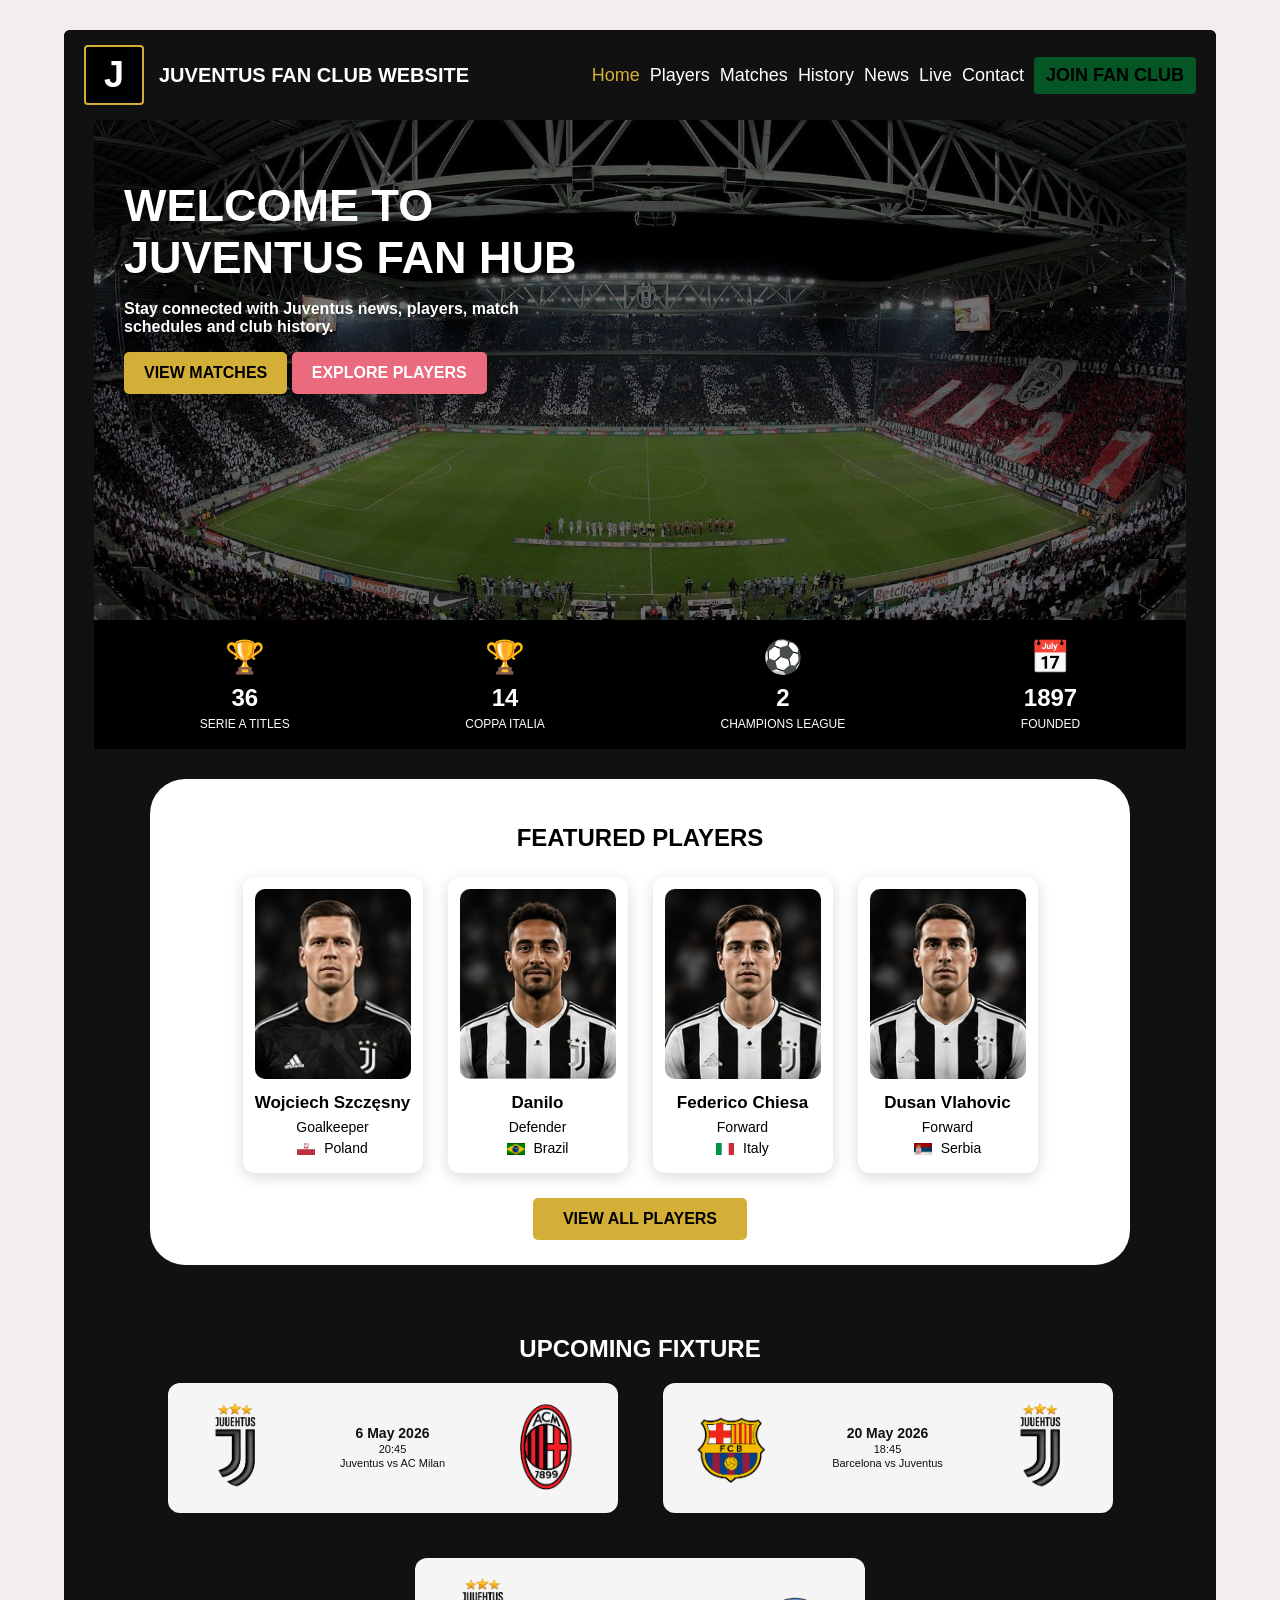
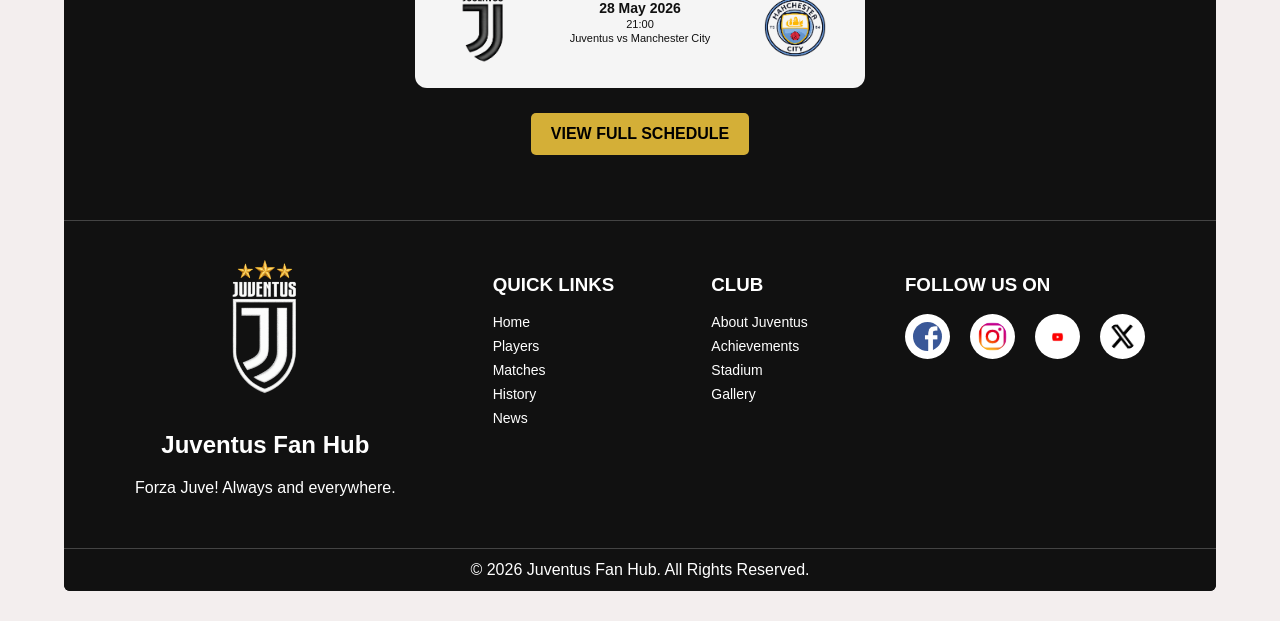
<file: index.html>
<!DOCTYPE html>
<html lang="en">

  <head>
    <meta charset="UTF-8">
    <title>Juventus Fan Club Website</title>

    <link rel="stylesheet" href="css/styles.css">

     <script src="js/main.js" defer></script>
         <!-- <script src="js/fixtures.js" defer></script> -->
    </head>

<body>

    <!-- Full website container -->
    <div class="page">

        <!-- Top menu -->
        <header class="navbar">
            <div class="brand">
                <div class="logo">J</div>
                <h2>JUVENTUS FAN CLUB WEBSITE</h2>
            </div>

            <nav>
                <a href="index.html" class="active">Home</a>
                <a href="players.html">Players</a>
                <a href="matches.html">Matches</a>
                <a href="history.html">History</a>
                <a href="news.html">News</a>
                <a href="live.html">Live</a>
                <a href="contact.html">Contact</a>
                <a href="join.html" class="join-btn">JOIN FAN CLUB</a>
            </nav>
        </header>

        <!-- Main welcome section -->
        <section class="hero">
            <h1>WELCOME TO<br>JUVENTUS FAN HUB</h1>
            <p>Stay connected with Juventus news, players, match schedules and club history.</p>

            <a href="matches.html" class="btn">VIEW MATCHES</a>
            <a href="players.html" class="btn-secondary">EXPLORE PLAYERS</a>
        </section>

        <!-- Club numbers -->
        <section class="stats">

    <div class="stat-box">
        <div class="stat-icon">🏆</div>
        <h3>36</h3>
        <p>Serie A Titles</p>
    </div>

    <div class="stat-box">
        <div class="stat-icon">🏆</div>
        <h3>14</h3>
        <p>Coppa Italia</p>
    </div>

    <div class="stat-box">
        <div class="stat-icon">⚽</div>
        <h3>2</h3>
        <p>Champions League</p>
    </div>

    <div class="stat-box">
        <div class="stat-icon">📅</div>
        <h3>1897</h3>
        <p>Founded</p>
    </div>

</section>

        <!-- Players loaded by JavaScript -->
        <section class="players-section">

    <h2>FEATURED PLAYERS</h2>

    <!-- JavaScript loads only 4 players here -->
    <div id="players"></div>

    <a href="players.html" class="btn">
        VIEW ALL PLAYERS
    </a>

      </section>

        <!-- Fixture section -->
        <section class="fixtures">
    <h2>UPCOMING FIXTURE</h2>

    <div class="fixture-container">

        <div class="fixture-card">
            <img src="Images/Teams/j2.png" class="team-logo">

            <div class="fixture-text">
                <h3>6 May 2026</h3>
                <p>20:45</p>
                <p>Juventus vs AC Milan</p>
            </div>

            <img src="Images/Teams/A2.png" class="team-logo">
        </div>

        <div class="fixture-card">
            <img src="Images/Teams/b2.png" class="team-logo">

            <div class="fixture-text">
                <h3>20 May 2026</h3>
                <p>18:45</p>
                <p>Barcelona vs Juventus</p>
            </div>

            <img src="Images/Teams/j2.png" class="team-logo">
        </div>

        <div class="fixture-card">
            <img src="Images/Teams/j2.png" class="team-logo">

            <div class="fixture-text">
                <h3>28 May 2026</h3>
                <p>21:00</p>
                <p>Juventus vs Manchester City</p>
            </div>

            <img src="Images/Teams/m2.png" class="team-logo">
        </div>

    </div>

     <a href="matches.html" class="btn fixture-btn">
     VIEW FULL SCHEDULE
     </a>

</section>
        <!-- Bottom section -->
       <footer>

    <div class="footer-content">

        <!-- Logo Section -->
        <div class="footer-box footer-brand">

    <img src="Images/Logo/Logowh.png"
         class="footer-logo"
         alt="Juventus Logo">

    <div>
        <h2>Juventus Fan Hub</h2>
        <p>Forza Juve! Always and everywhere.</p>
    </div>

          </div>

        <!-- Quick Links -->
        <div class="footer-box">
            <h3>QUICK LINKS</h3>

            <a href="index.html">Home</a>
            <a href="players.html">Players</a>
            <a href="matches.html">Matches</a>
            <a href="history.html">History</a>
            <a href="news.html">News</a>
        </div>

        <!-- Club -->
        <div class="footer-box">
            <h3>CLUB</h3>

           <a href="history.html#history">About Juventus</a>
           <a href="history.html#achievements">Achievements</a>
           <a href="history.html#stadium">Stadium</a>
           <a href="history.html#gallery">Gallery</a>
        </div>

        <!-- Social -->
        <div class="footer-box">
            <h3>FOLLOW US ON</h3>

            <div class="social-icons">
                <img src="Images/Logo/Face1.jpg">
                <img src="Images/Logo/ins1.jpg">
                <img src="Images/Logo/yout1.jpg">
                 <img src="Images/Logo/x1.jpg">
            </div>
        </div>

    </div>

    <div class="copyright">
        © 2026 Juventus Fan Hub. All Rights Reserved.
    </div>

</footer>
</body>
</html>
</file>
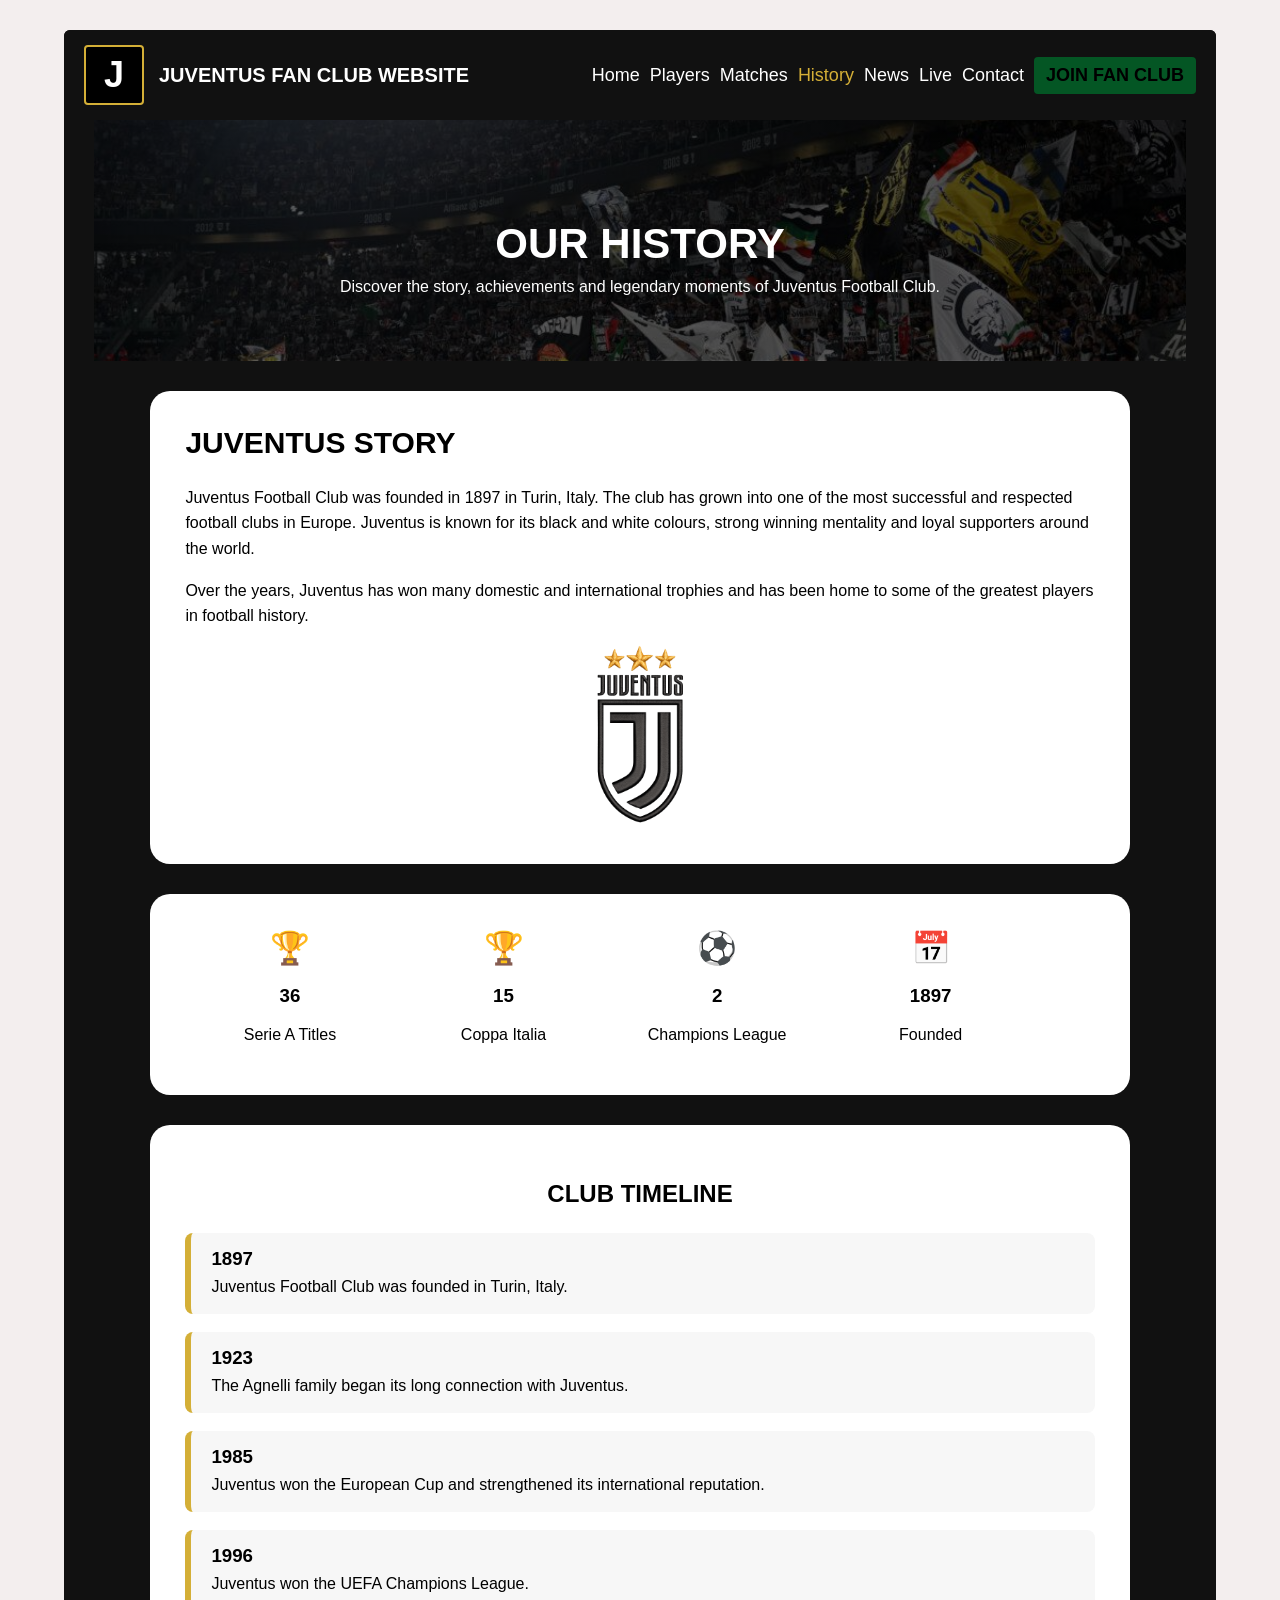
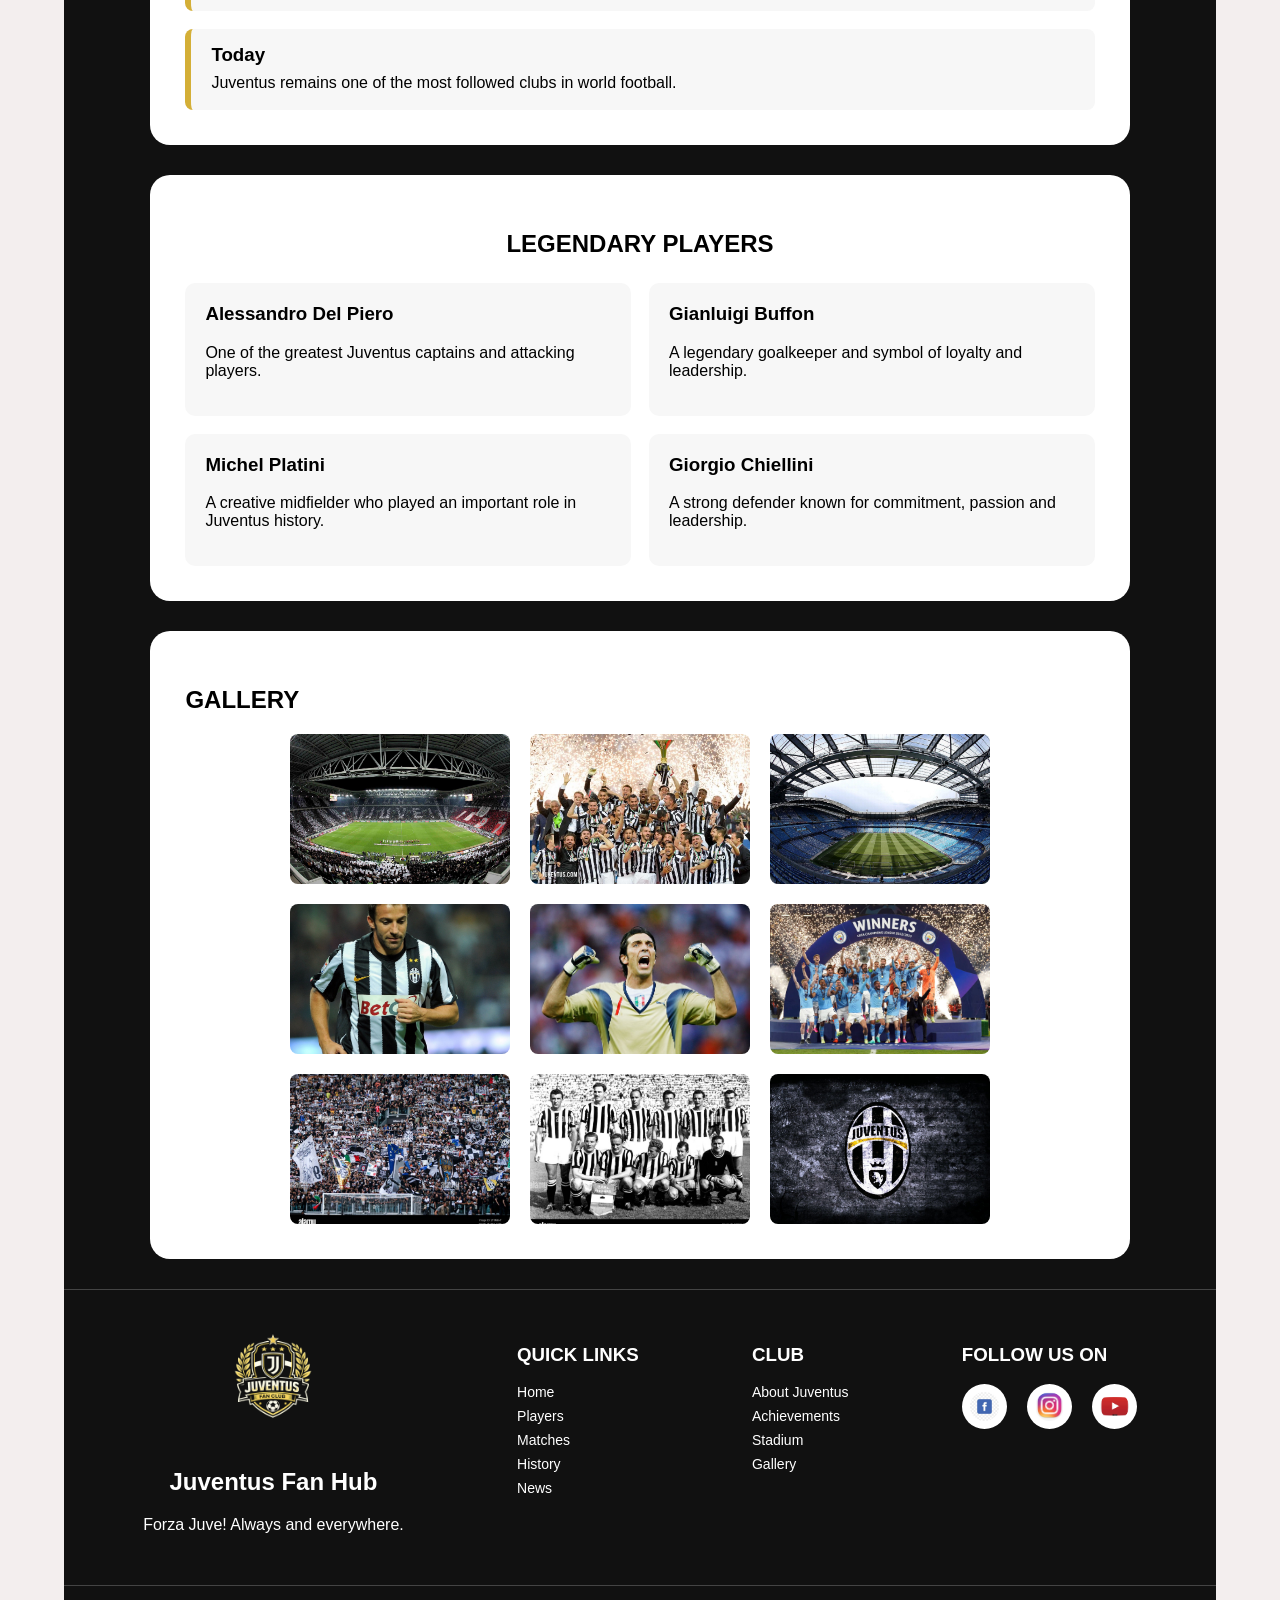
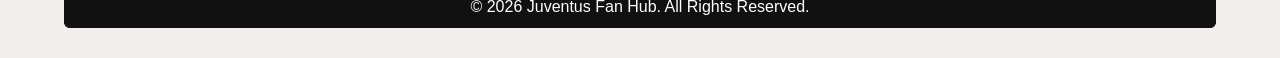
<file: history.html>
<!DOCTYPE html>
<html lang="en">

<head>
    <meta charset="UTF-8">
    <title>History - Juventus Fan Club</title>
    <link rel="stylesheet" href="css/styles.css">
</head>

<body>

<div class="page">

    <!-- Navigation Bar -->
    <header class="navbar">
        <div class="brand">
            <div class="logo">J</div>
            <h2>JUVENTUS FAN CLUB WEBSITE</h2>
        </div>

        <nav>
            <a href="index.html">Home</a>
            <a href="players.html">Players</a>
            <a href="matches.html">Matches</a>
            <a href="history.html" class="active">History</a>
            <a href="news.html">News</a>
            <a href="live.html">Live</a>
            <a href="contact.html">Contact</a>
            <a href="join.html" class="join-btn">JOIN FAN CLUB</a>
        </nav>
    </header>

    <!-- Page Banner -->
    <section class="page-banner history-banner">
        <h1>OUR HISTORY</h1>
        <p>Discover the story, achievements and legendary moments of Juventus Football Club.</p>
    </section>

    <!-- History Section -->
    <section id="history" class="history-section">

        <div class="history-text">
            <h2>JUVENTUS STORY</h2>

            <p>
                Juventus Football Club was founded in 1897 in Turin, Italy. The club has grown into one of the most
                successful and respected football clubs in Europe. Juventus is known for its black and white colours,
                strong winning mentality and loyal supporters around the world.
            </p>

            <p>
                Over the years, Juventus has won many domestic and international trophies and has been home to some
                of the greatest players in football history.
            </p>
        </div>

        <div class="history-image">
            <img src="Images/Logo/juvepng.png" alt="Juventus Logo">
        </div>

    </section>

    <!-- Achievements Section -->
    <section id="achievements" class="history-section">

        <div class="achievement-box">
            <div class="stat-icon">🏆</div>
            <h3>36</h3>
            <p>Serie A Titles</p>
        </div>

        <div class="achievement-box">
            <div class="stat-icon">🏆</div>
            <h3>15</h3>
            <p>Coppa Italia</p>
        </div>

        <div class="achievement-box">
            <div class="stat-icon">⚽</div>
            <h3>2</h3>
            <p>Champions League</p>
        </div>

        <div class="achievement-box">
            <div class="stat-icon">📅</div>
            <h3>1897</h3>
            <p>Founded</p>
        </div>

    </section>

    <!-- Stadium / Timeline Section -->
    <section id="stadium" class="history-section timeline-section">
        <h2>CLUB TIMELINE</h2>

        <div class="timeline">
            <div class="timeline-item">
                <h3>1897</h3>
                <p>Juventus Football Club was founded in Turin, Italy.</p>
            </div>

            <div class="timeline-item">
                <h3>1923</h3>
                <p>The Agnelli family began its long connection with Juventus.</p>
            </div>

            <div class="timeline-item">
                <h3>1985</h3>
                <p>Juventus won the European Cup and strengthened its international reputation.</p>
            </div>

            <div class="timeline-item">
                <h3>1996</h3>
                <p>Juventus won the UEFA Champions League.</p>
            </div>

            <div class="timeline-item">
                <h3>Today</h3>
                <p>Juventus remains one of the most followed clubs in world football.</p>
            </div>
        </div>
    </section>

    <!-- Legendary Players Section -->
    <section class="history-section legends-section">
        <h2>LEGENDARY PLAYERS</h2>

        <div class="legend-container">
            <div class="legend-card">
                <h3>Alessandro Del Piero</h3>
                <p>One of the greatest Juventus captains and attacking players.</p>
            </div>

            <div class="legend-card">
                <h3>Gianluigi Buffon</h3>
                <p>A legendary goalkeeper and symbol of loyalty and leadership.</p>
            </div>

            <div class="legend-card">
                <h3>Michel Platini</h3>
                <p>A creative midfielder who played an important role in Juventus history.</p>
            </div>

            <div class="legend-card">
                <h3>Giorgio Chiellini</h3>
                <p>A strong defender known for commitment, passion and leadership.</p>
            </div>
        </div>
    </section>

    <!-- Gallery Section -->
    <section id="gallery" class="history-section gallery-section">
        <h2>GALLERY</h2>

        <div class="gallery-container">
            <img src="Images/Background.jpg" alt="Juventus Stadium">
            <img src="Images/gallery/Gallery1.jpg" alt="Juventus Trophy">
            <img src="Images/gallery/Gallery2.jpg" alt="Juventus Fans">
            <img src="Images/gallery/Gallery3.jpg" alt="Juventus Team">
            <img src="Images/gallery/Gallery4.jpg" alt="Juventus Celebration">
            <img src="Images/gallery/Gallery5.jpg" alt="Allianz Stadium">
            <img src="Images/gallery/Gallery6.jpg" alt="Juventus Legends">
            <img src="Images/gallery/Gallery7.jpg" alt="Allianz Stadium">
            <img src="Images/gallery/Gallery8.jpg" alt="Juventus Legends">
        </div>
    </section>

    <!-- Footer -->
    <footer>

        <div class="footer-content">

            <div class="footer-box footer-brand">
                <img src="Images/Logo/Brand.png"
                   class="footer-logo history-footer-logo"
                    alt="Juventus Logo">

                <div>
                    <h2>Juventus Fan Hub</h2>
                    <p>Forza Juve! Always and everywhere.</p>
                </div>
            </div>

            <div class="footer-box">
                <h3>QUICK LINKS</h3>

                <a href="index.html">Home</a>
                <a href="players.html">Players</a>
                <a href="matches.html">Matches</a>
                <a href="history.html#history">History</a>
                <a href="news.html">News</a>
            </div>

            <div class="footer-box">
                <h3>CLUB</h3>

                <a href="history.html#history">About Juventus</a>
                <a href="history.html#achievements">Achievements</a>
                <a href="history.html#stadium">Stadium</a>
                <a href="history.html#gallery">Gallery</a>
            </div>

            <div class="footer-box">
                <h3>FOLLOW US ON</h3>

                <div class="social-icons">
                    <img src="Images/Logo/Facebook.jpg" alt="Facebook">
                    <img src="Images/Logo/Instrafram.png" alt="Instagram">
                    <img src="Images/Logo/youtube.jpg" alt="YouTube">
                </div>
            </div>

        </div>

        <div class="copyright">
            © 2026 Juventus Fan Hub. All Rights Reserved.
        </div>

    </footer>

</div>

<!-- Gallery Lightbox -->
<div id="lightbox" class="lightbox">
    <span class="close">&times;</span>
    <span class="prev">&#10094;</span>
    <img class="lightbox-content" id="lightbox-img" alt="Large Gallery Image">
    <span class="next">&#10095;</span>
</div>

<script>
const images = document.querySelectorAll(".gallery-container img");
const lightbox = document.getElementById("lightbox");
const lightboxImg = document.getElementById("lightbox-img");

let currentIndex = 0;

images.forEach((img, index) => {
    img.addEventListener("click", () => {
        currentIndex = index;
        lightbox.style.display = "flex";
        lightboxImg.src = images[currentIndex].src;
    });
});

document.querySelector(".close").addEventListener("click", () => {
    lightbox.style.display = "none";
});

document.querySelector(".next").addEventListener("click", () => {
    currentIndex = (currentIndex + 1) % images.length;
    lightboxImg.src = images[currentIndex].src;
});

document.querySelector(".prev").addEventListener("click", () => {
    currentIndex = (currentIndex - 1 + images.length) % images.length;
    lightboxImg.src = images[currentIndex].src;
});
</script>

</body>

</html>
</file>
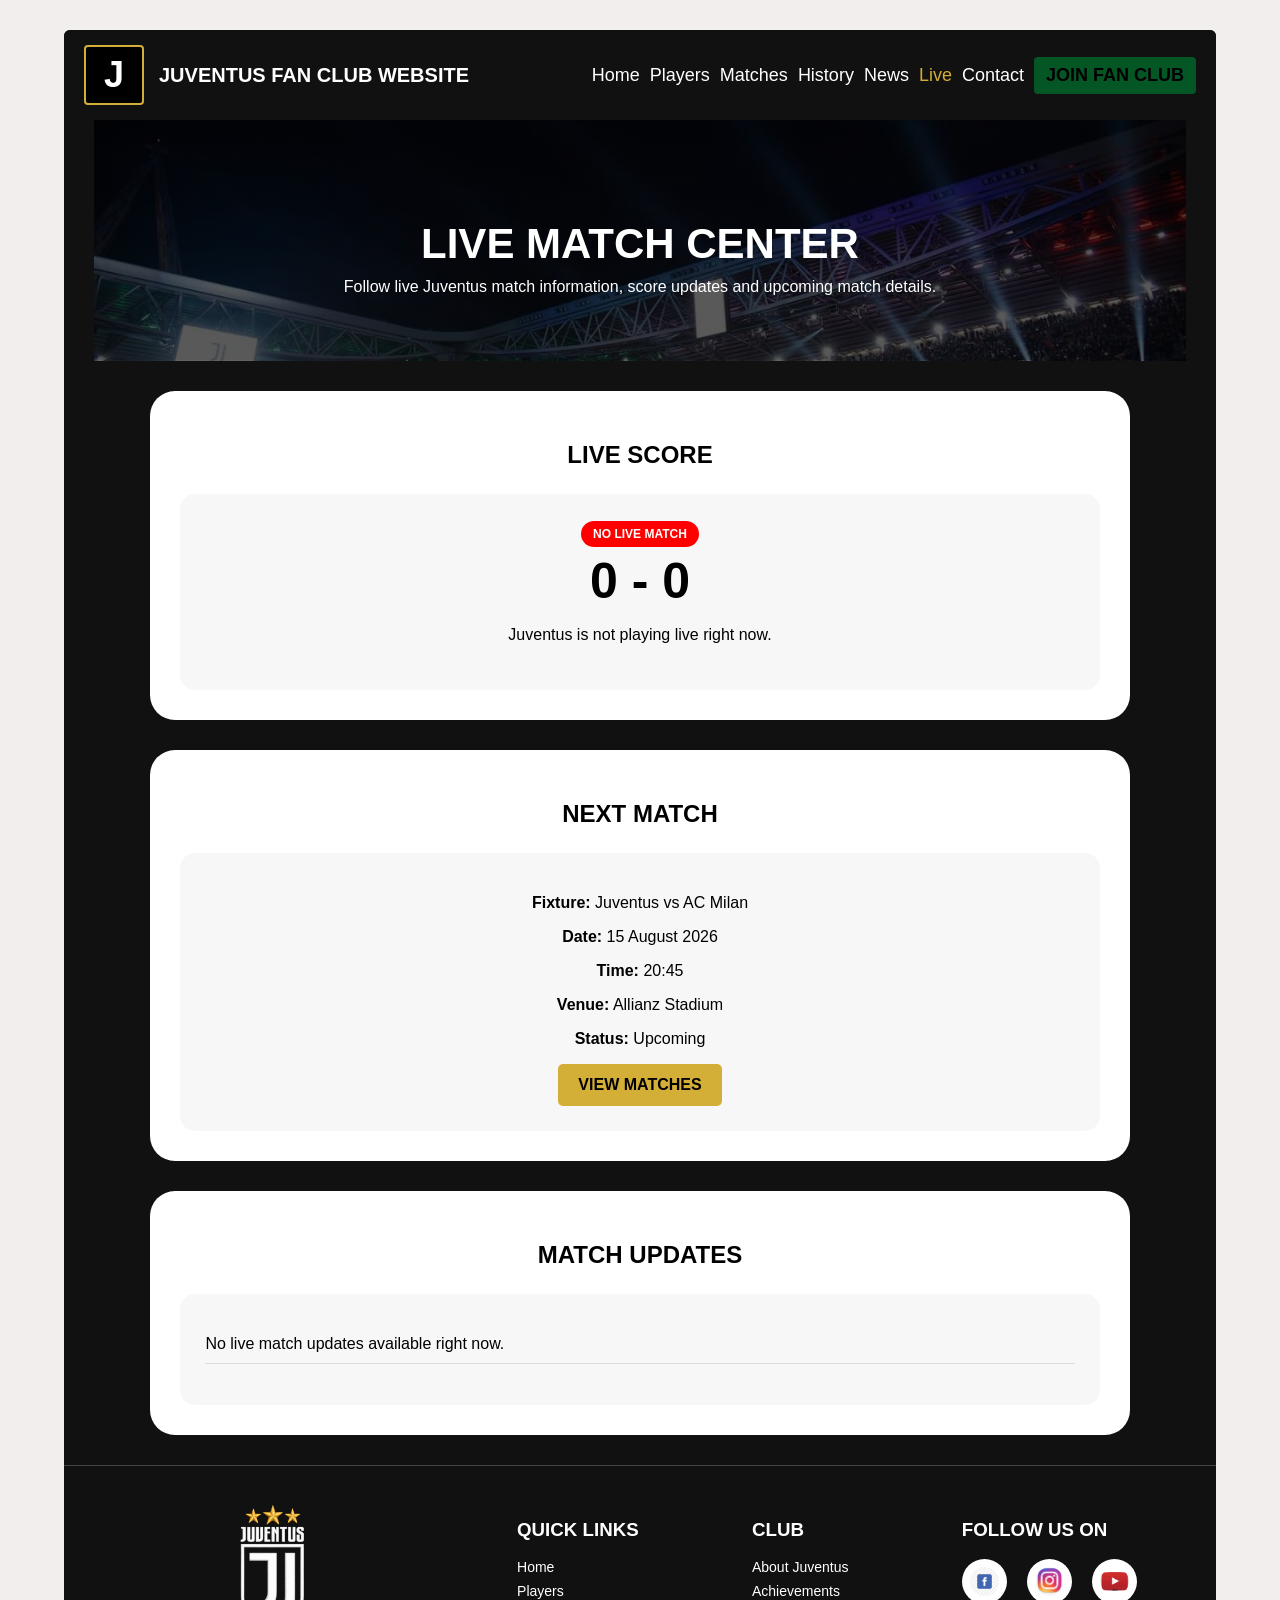
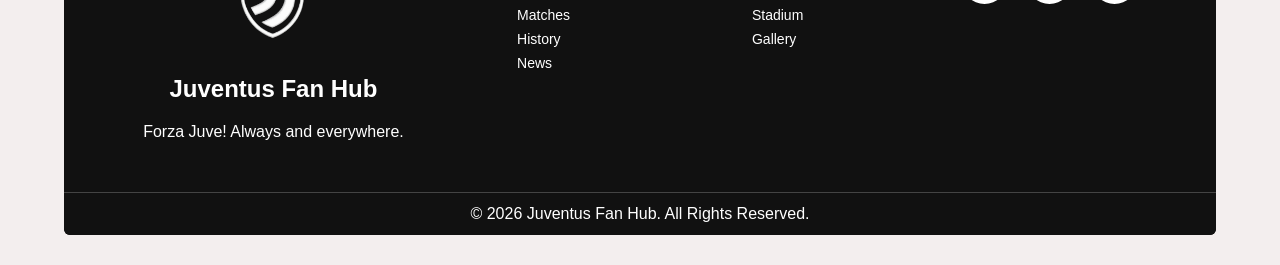
<file: live.html>
<!DOCTYPE html>
<html lang="en">

<head>
    <meta charset="UTF-8">
    <title>Live - Juventus Fan Club</title>
    <link rel="stylesheet" href="css/styles.css">
</head>

<body>

<div class="page">

    <header class="navbar">
        <div class="brand">
            <div class="logo">J</div>
            <h2>JUVENTUS FAN CLUB WEBSITE</h2>
        </div>

        <nav>
            <a href="index.html">Home</a>
            <a href="players.html">Players</a>
            <a href="matches.html">Matches</a>
            <a href="history.html">History</a>
            <a href="news.html">News</a>
            <a href="live.html" class="active">Live</a>
            <a href="contact.html">Contact</a>
            <a href="join.html" class="join-btn">JOIN FAN CLUB</a>
        </nav>
    </header>

    <section class="page-banner live-banner">
        <h1>LIVE MATCH CENTER</h1>
        <p>Follow live Juventus match information, score updates and upcoming match details.</p>
    </section>

    <section class="live-section">
        <h2>LIVE SCORE</h2>

        <div class="live-score-card" id="live-score-box">
            <p>Loading live score...</p>
        </div>
    </section>

    <section class="live-section">
        <h2>NEXT MATCH</h2>

        <div class="next-match-box" id="next-match-box">
            <p>Loading next fixture...</p>
        </div>
    </section>

    <section class="live-section">
        <h2>MATCH UPDATES</h2>

        <div class="updates-box" id="updates-box">
            <p>Loading match updates...</p>
        </div>
    </section>

    <footer>

        <div class="footer-content">

            <div class="footer-box footer-brand">
                <img src="Images/Logo/Logowh.png"
                     class="footer-logo"
                     alt="Juventus Logo">

                <div>
                    <h2>Juventus Fan Hub</h2>
                    <p>Forza Juve! Always and everywhere.</p>
                </div>
            </div>

            <div class="footer-box">
                <h3>QUICK LINKS</h3>

                <a href="index.html">Home</a>
                <a href="players.html">Players</a>
                <a href="matches.html">Matches</a>
                <a href="history.html">History</a>
                <a href="news.html">News</a>
            </div>

            <div class="footer-box">
                <h3>CLUB</h3>

                <a href="history.html#history">About Juventus</a>
                <a href="history.html#achievements">Achievements</a>
                <a href="history.html#stadium">Stadium</a>
                <a href="history.html#gallery">Gallery</a>
                </div>

            <div class="footer-box">
                <h3>FOLLOW US ON</h3>

                <div class="social-icons">
                    <img src="Images/Logo/Facebook.jpg" alt="Facebook">
                    <img src="Images/Logo/Instrafram.png" alt="Instagram">
                    <img src="Images/Logo/youtube.jpg" alt="YouTube">
                </div>
            </div>

        </div>

        <div class="copyright">
            © 2026 Juventus Fan Hub. All Rights Reserved.
        </div>

    </footer>

</div>

<script src="js/live.js"></script>

</body>
</html>
</file>
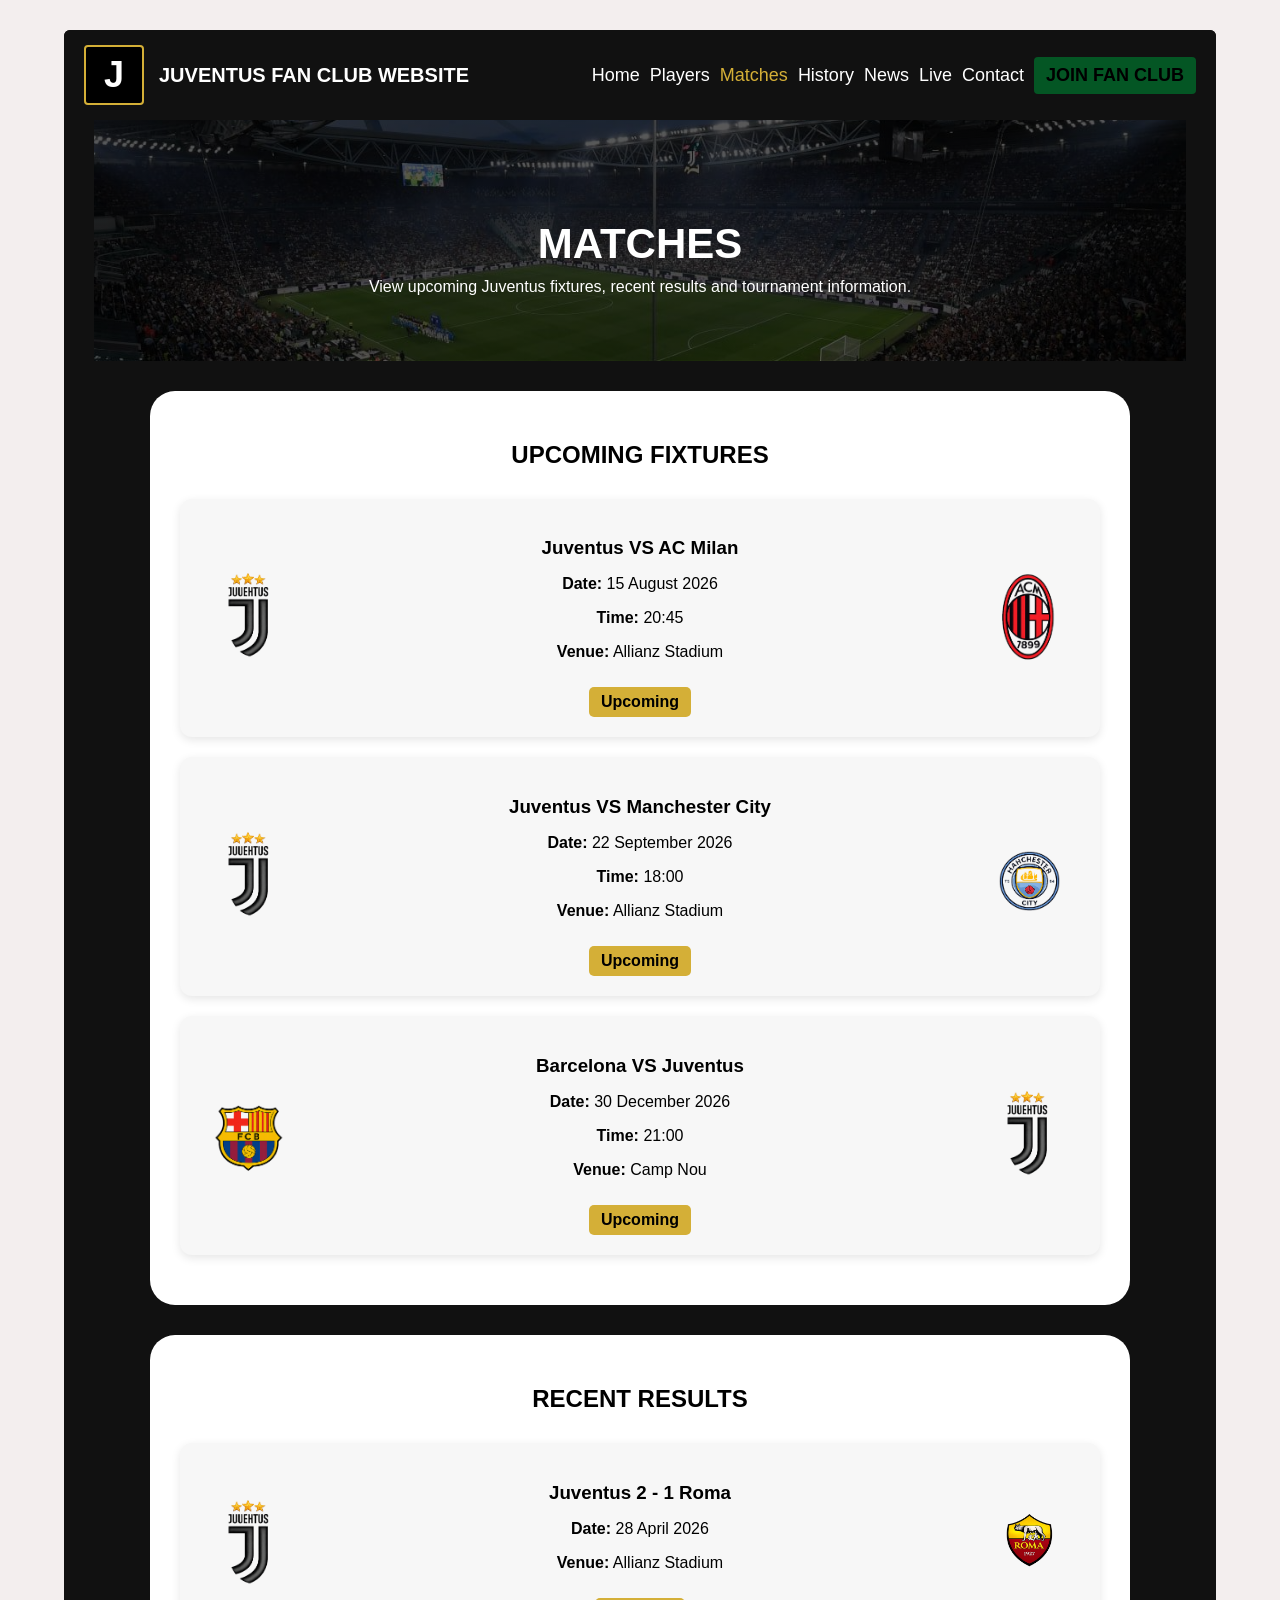
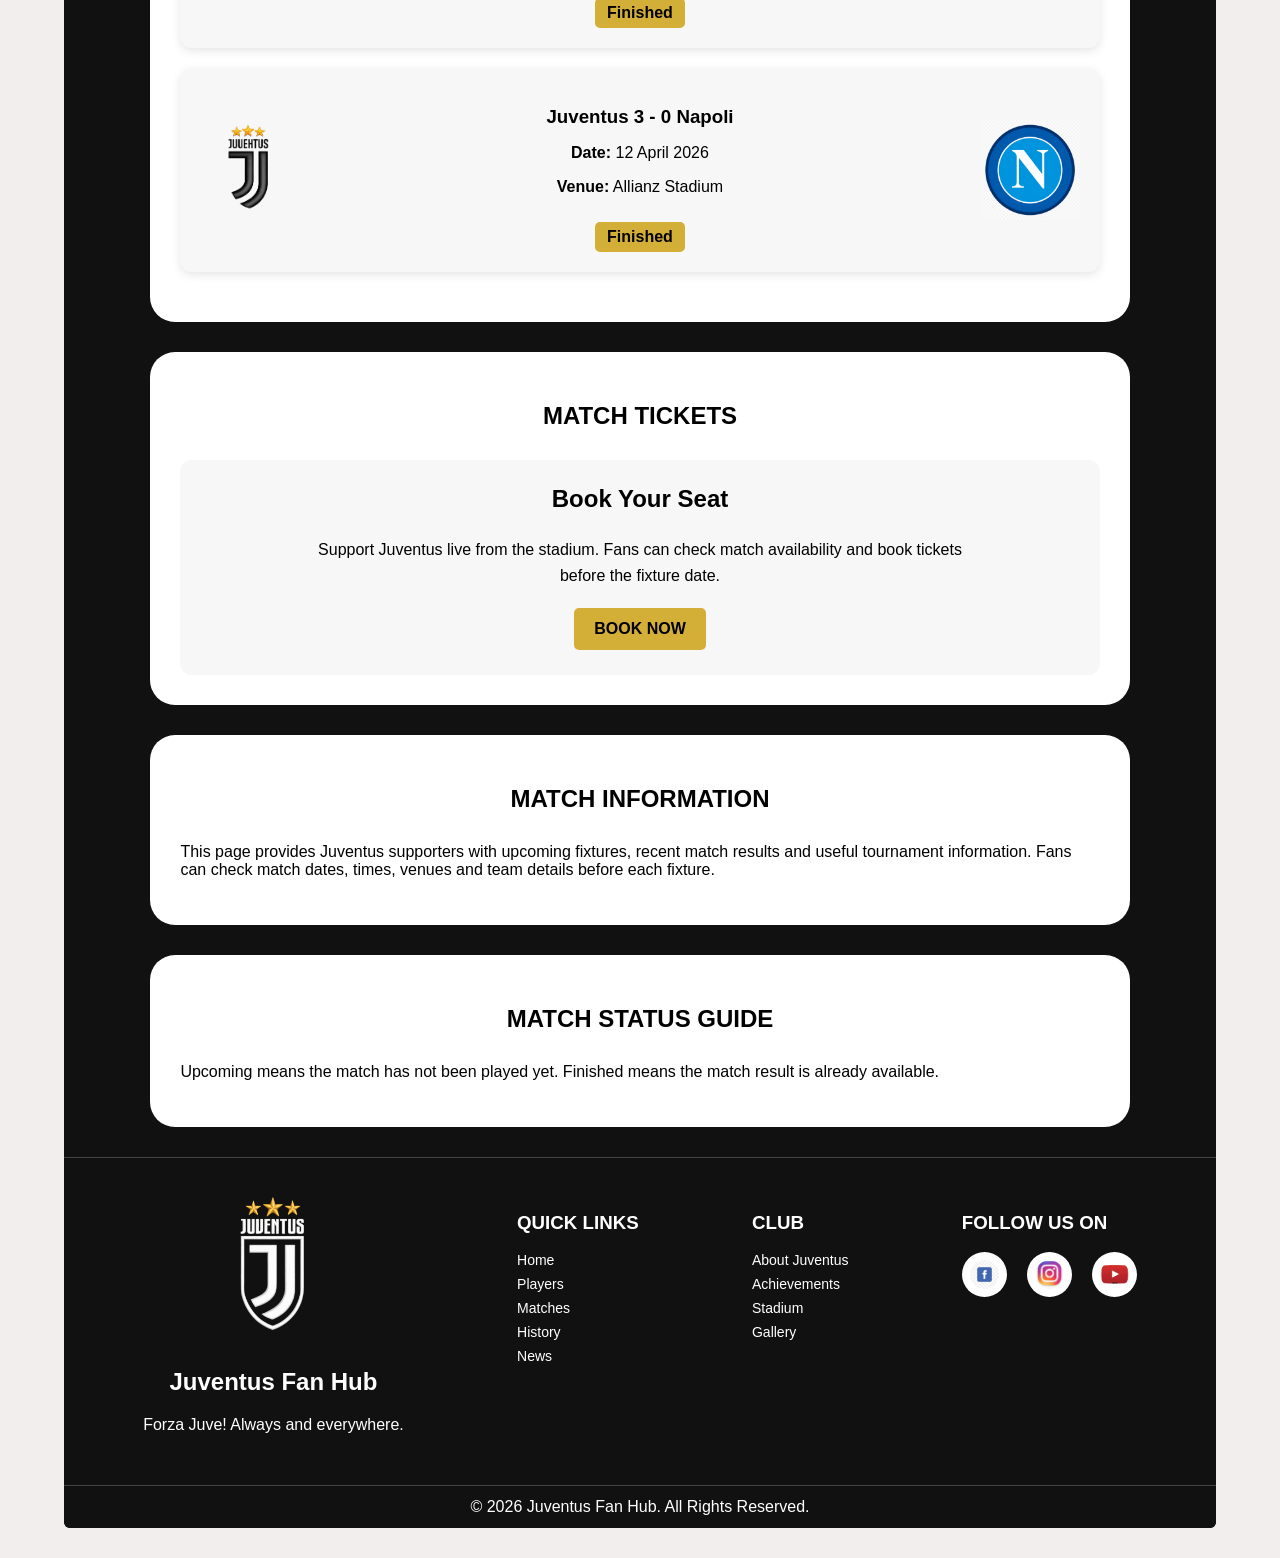
<file: matches.html>
<!DOCTYPE html>
<html lang="en">

<head>
    <meta charset="UTF-8">
    <title>Matches - Juventus Fan Club</title>

    <link rel="stylesheet" href="css/styles.css">
    <script src="js/matches.js" defer></script>
</head>

<body>

<div class="page">

    <!-- Navigation Bar -->
    <header class="navbar">
        <div class="brand">
            <div class="logo">J</div>
            <h2>JUVENTUS FAN CLUB WEBSITE</h2>
        </div>

        <nav>
            <a href="index.html">Home</a>
            <a href="players.html">Players</a>
            <a href="matches.html" class="active">Matches</a>
            <a href="history.html">History</a>
            <a href="news.html">News</a>
            <a href="live.html">Live</a>
            <a href="contact.html">Contact</a>
            <a href="join.html" class="join-btn">JOIN FAN CLUB</a>
        </nav>
    </header>

    <!-- Page Banner -->
    <section class="page-banner matches-banner">
        <h1>MATCHES</h1>
        <p>View upcoming Juventus fixtures, recent results and tournament information.</p>
    </section>

    <!-- Upcoming Matches Section -->
    <section class="matches-section">
        <h2>UPCOMING FIXTURES</h2>

        <div id="matches"></div>
    </section>

    <!-- Recent Results Section -->
    <section class="matches-section">
        <h2>RECENT RESULTS</h2>

        <div class="match-card">
            <img src="Images/Teams/j2.png"
                 class="team-logo"
                 alt="Juventus">

            <div class="match-info">
                <h3>Juventus 2 - 1 Roma</h3>
                <p><strong>Date:</strong> 28 April 2026</p>
                <p><strong>Venue:</strong> Allianz Stadium</p>
                <span class="match-status">Finished</span>
            </div>

            <img src="Images/Teams/roma1.png"
                 class="team-logo"
                 alt="Roma">
        </div>

        <div class="match-card">
            <img src="Images/Teams/j2.png"
                 class="team-logo"
                 alt="Juventus">

            <div class="match-info">
                <h3>Juventus 3 - 0 Napoli</h3>
                <p><strong>Date:</strong> 12 April 2026</p>
                <p><strong>Venue:</strong> Allianz Stadium</p>
                <span class="match-status">Finished</span>
            </div>

            <img src="Images/Teams/napo1.png"
                 class="team-logo"
                 alt="Napoli">
        </div>
    </section>


    <!-- Ticket Booking Section -->
<section class="matches-section">
    <h2>MATCH TICKETS</h2>

    <div class="ticket-box">
        <h3>Book Your Seat</h3>

        <p>
            Support Juventus live from the stadium. Fans can check match availability and book tickets before the fixture date.
        </p>

        <a href="join.html" class="btn">BOOK NOW</a>
    </div>
</section>

    <!-- Match Information Section -->
    <section class="matches-section">
        <h2>MATCH INFORMATION</h2>

        <p class="match-note">
            This page provides Juventus supporters with upcoming fixtures, recent match results and useful tournament information.
            Fans can check match dates, times, venues and team details before each fixture.
        </p>
    </section>


    <section class="matches-section">
    <h2>MATCH STATUS GUIDE</h2>

    <p class="match-note">
        Upcoming means the match has not been played yet. Finished means the match result is already available.
    </p>
</section>

    <!-- Footer -->
    <footer>

        <div class="footer-content">

            <!-- Logo Section -->
            <div class="footer-box footer-brand">
                <img src="Images/Logo/Logowh.png"
                     class="footer-logo"
                     alt="Juventus Logo">

                <div>
                    <h2>Juventus Fan Hub</h2>
                    <p>Forza Juve! Always and everywhere.</p>
                </div>
            </div>

            <!-- Quick Links -->
            <div class="footer-box">
                <h3>QUICK LINKS</h3>

                <a href="index.html">Home</a>
                <a href="players.html">Players</a>
                <a href="matches.html">Matches</a>
                <a href="history.html">History</a>
                <a href="news.html">News</a>
            </div>

          <!-- Club -->
<div class="footer-box">
    <h3>CLUB</h3>

         <a href="history.html#history">About Juventus</a>
         <a href="history.html#achievements">Achievements</a>
             <a href="history.html#stadium">Stadium</a>
       <a href="history.html#gallery">Gallery</a>
       </div>
            

            <!-- Social -->
            <div class="footer-box">
                <h3>FOLLOW US ON</h3>

                <div class="social-icons">
                    <img src="Images/Logo/Facebook.jpg" alt="Facebook">
                    <img src="Images/Logo/Instrafram.png" alt="Instagram">
                    <img src="Images/Logo/youtube.jpg" alt="YouTube">
                </div>
            </div>

        </div>

        <div class="copyright">
            © 2026 Juventus Fan Hub. All Rights Reserved.
        </div>

    </footer>

</div>

</body>

</html>
</file>
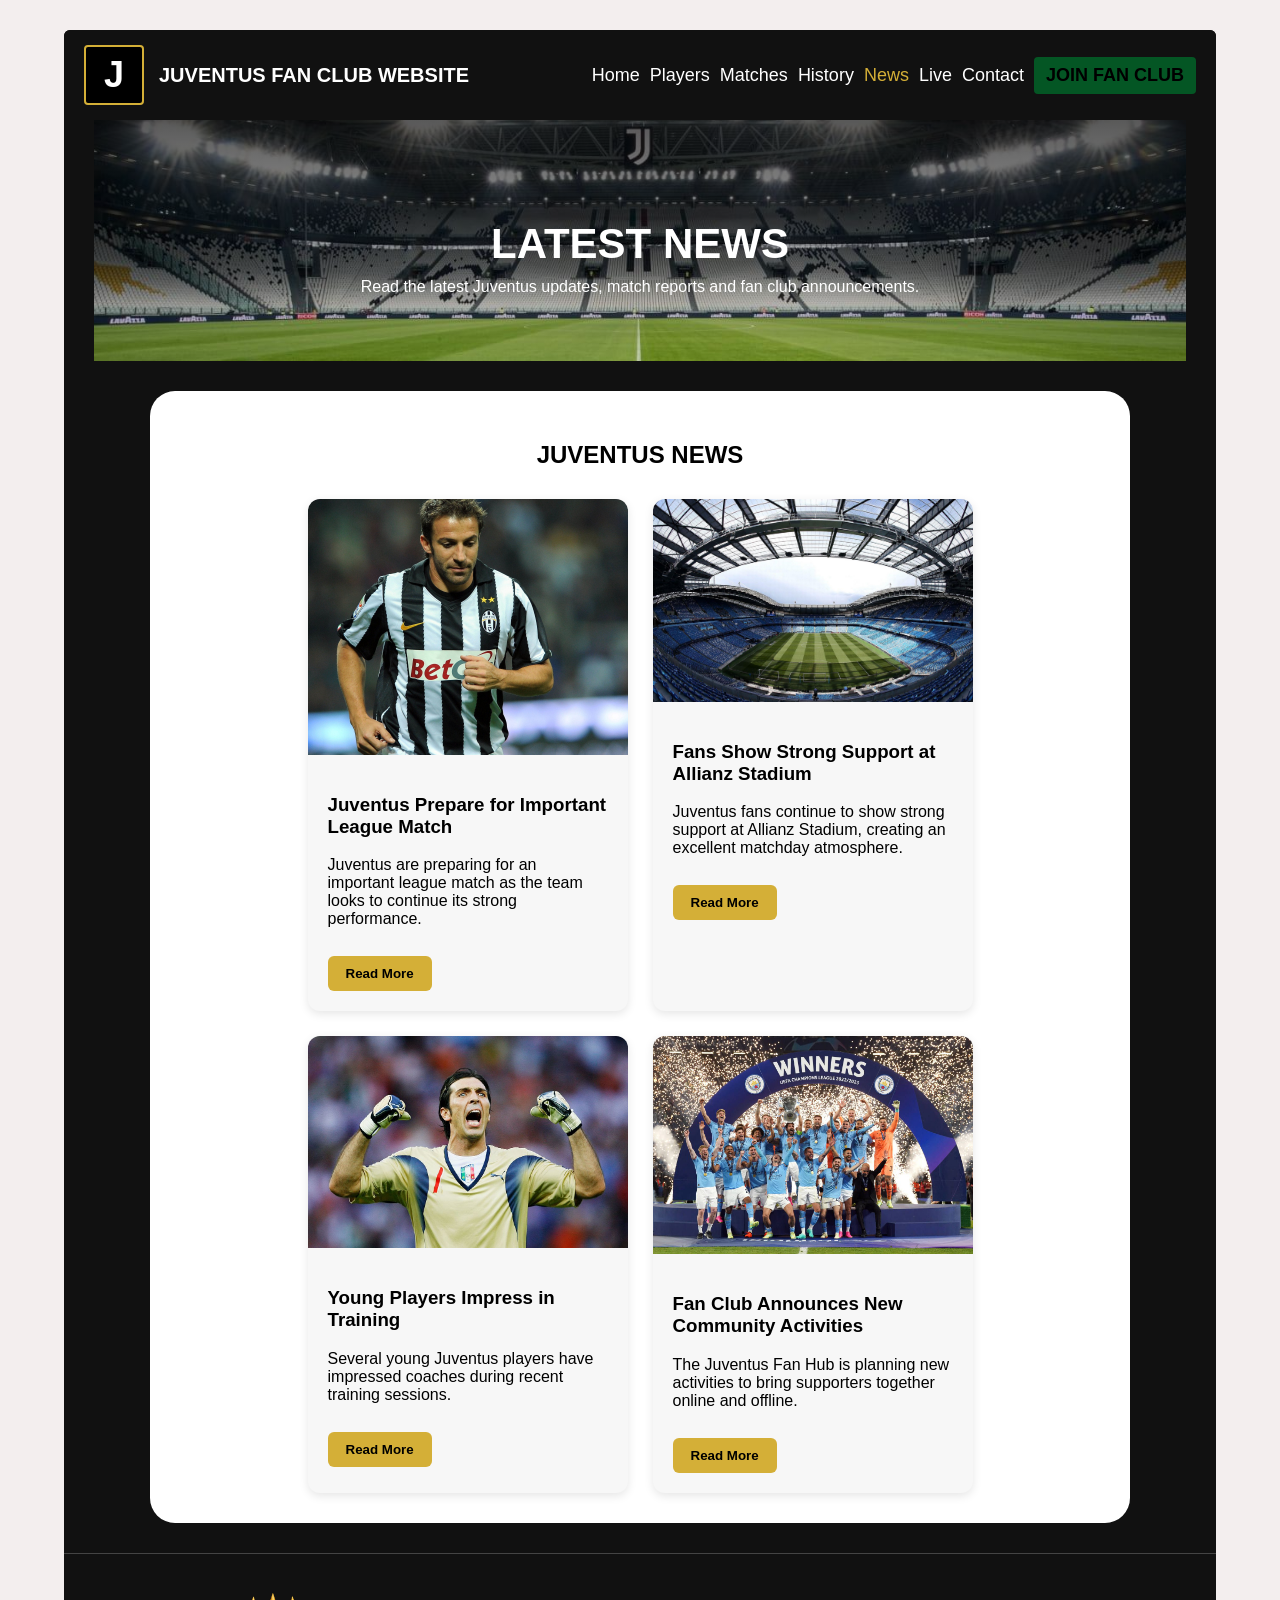
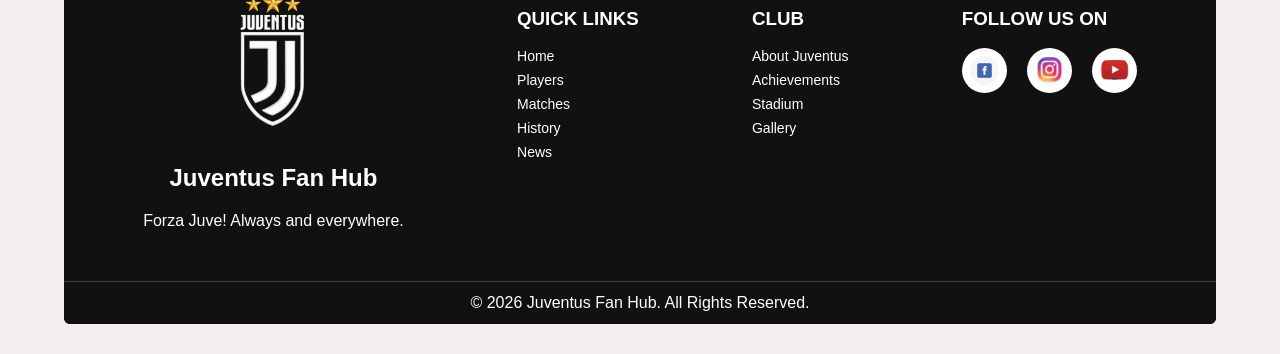
<file: news.html>
<!DOCTYPE html>
<html lang="en">

<head>
    <meta charset="UTF-8">
    <title>News - Juventus Fan Club</title>

    <link rel="stylesheet" href="css/styles.css">
    <script src="js/news.js" defer></script>
</head>

<body>

<div class="page">

    <!-- Navigation Bar -->
    <header class="navbar">
        <div class="brand">
            <div class="logo">J</div>
            <h2>JUVENTUS FAN CLUB WEBSITE</h2>
        </div>

        <nav>
            <a href="index.html">Home</a>
            <a href="players.html">Players</a>
            <a href="matches.html">Matches</a>
            <a href="history.html">History</a>
            <a href="news.html" class="active">News</a>
            <a href="live.html">Live</a>
            <a href="contact.html">Contact</a>
            <a href="join.html" class="join-btn">JOIN FAN CLUB</a>
        </nav>
    </header>

    <!-- Page Banner -->
    <section class="page-banner news-banner">
        <h1>LATEST NEWS</h1>
        <p>Read the latest Juventus updates, match reports and fan club announcements.</p>
    </section>

    <!-- News Section -->
    <section class="news-section">
        <h2>JUVENTUS NEWS</h2>

        <div id="news"></div>
    </section>

    <!-- Footer -->
    <footer>

        <div class="footer-content">

            <div class="footer-box footer-brand">
                <img src="Images/Logo/Logowh.png"
                     class="footer-logo"
                     alt="Juventus Logo">

                <div>
                    <h2>Juventus Fan Hub</h2>
                    <p>Forza Juve! Always and everywhere.</p>
                </div>
            </div>

            <div class="footer-box">
                <h3>QUICK LINKS</h3>

                <a href="index.html">Home</a>
                <a href="players.html">Players</a>
                <a href="matches.html">Matches</a>
                <a href="history.html">History</a>
                <a href="news.html">News</a>
            </div>

            <div class="footer-box">
                <h3>CLUB</h3>

               <a href="history.html#history">About Juventus</a>
               <a href="history.html#achievements">Achievements</a>
               <a href="history.html#stadium">Stadium</a>
               <a href="history.html#gallery">Gallery</a>
              </div>

            <div class="footer-box">
                <h3>FOLLOW US ON</h3>

                <div class="social-icons">
                    <img src="Images/Logo/Facebook.jpg" alt="Facebook">
                    <img src="Images/Logo/Instrafram.png" alt="Instagram">
                    <img src="Images/Logo/youtube.jpg" alt="YouTube">
                </div>
            </div>

        </div>

        <div class="copyright">
            © 2026 Juventus Fan Hub. All Rights Reserved.
        </div>

    </footer>

</div>

</body>

</html>
</file>
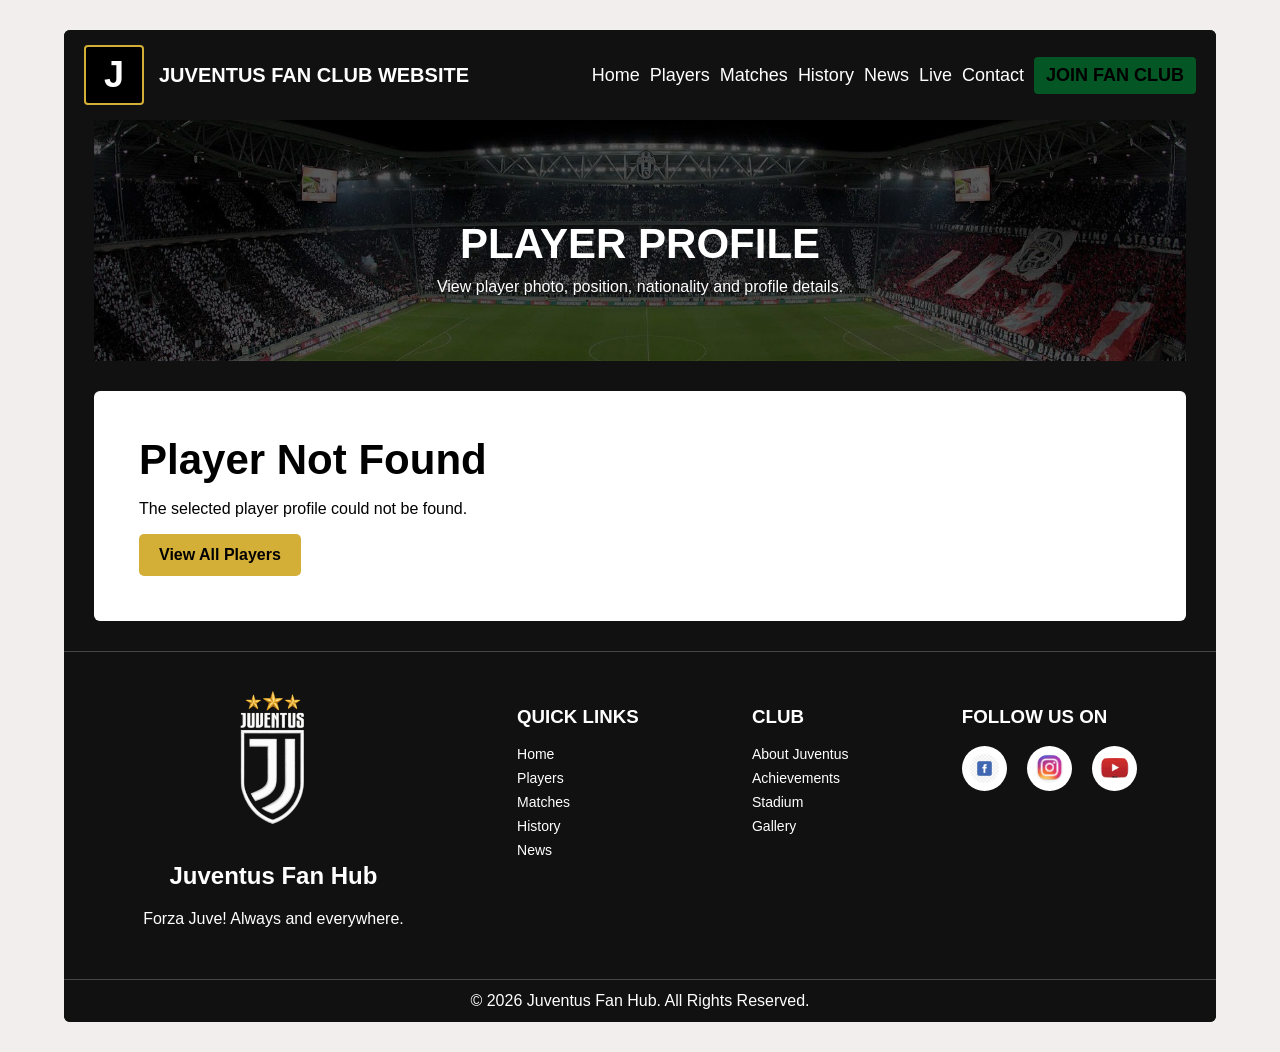
<file: player.html>
<!doctype html>
<html lang="en">

<head>
    <meta charset="UTF-8">
    <title>Juventus Player Profile</title>
    <link href="css/styles.css" rel="stylesheet">
</head>

<body>

<div class="page">

    <header class="navbar">
        <div class="brand">
            <div class="logo">J</div>
            <h2>JUVENTUS FAN CLUB WEBSITE</h2>
        </div>

        <nav>
            <a href="index.html">Home</a>
            <a href="players.html">Players</a>
            <a href="matches.html">Matches</a>
            <a href="history.html">History</a>
            <a href="news.html">News</a>
            <a href="live.html">Live</a>
            <a href="contact.html">Contact</a>
            <a href="join.html" class="join-btn">JOIN FAN CLUB</a>
        </nav>
    </header>

    <section class="page-banner">
        <h1>PLAYER PROFILE</h1>
        <p>View player photo, position, nationality and profile details.</p>
    </section>

    <div id="player"></div>

    <footer>

        <div class="footer-content">

            <div class="footer-box footer-brand">
                <img src="Images/Logo/Logowh.png"
                     class="footer-logo"
                     alt="Juventus Logo">

                <div>
                    <h2>Juventus Fan Hub</h2>
                    <p>Forza Juve! Always and everywhere.</p>
                </div>
            </div>

            <div class="footer-box">
                <h3>QUICK LINKS</h3>

                <a href="index.html">Home</a>
                <a href="players.html">Players</a>
                <a href="matches.html">Matches</a>
                <a href="history.html">History</a>
                <a href="news.html">News</a>
            </div>

            <div class="footer-box">
                <h3>CLUB</h3>

                <a href="./history.html#history">About Juventus</a>
                <a href="./history.html#achievements">Achievements</a>
                <a href="./history.html#stadium">Stadium</a>
                <a href="./history.html#gallery">Gallery</a>
            </div>

            <div class="footer-box">
                <h3>FOLLOW US ON</h3>

                <div class="social-icons">
                    <img src="Images/Logo/Facebook.jpg" alt="Facebook">
                    <img src="Images/Logo/Instrafram.png" alt="Instagram">
                    <img src="Images/Logo/youtube.jpg" alt="YouTube">
                </div>
            </div>

        </div>

        <div class="copyright">
            © 2026 Juventus Fan Hub. All Rights Reserved.
        </div>

    </footer>

</div>

<script>
    const urlParams = new URLSearchParams(window.location.search);
    const playerId = Number(urlParams.get("id"));

    fetch("data/players.json")
        .then(response => response.json())
        .then(data => {
            const player = data.find(p => Number(p.id) === playerId);
            const playerDiv = document.getElementById("player");

            if (!player) {
                playerDiv.innerHTML = `
                    <section class="player-details-card">
                        <div class="player-details-info">
                            <h1>Player Not Found</h1>
                            <p>The selected player profile could not be found.</p>
                            <a href="players.html" class="btn">View All Players</a>
                        </div>
                    </section>
                `;
                return;
            }

            playerDiv.innerHTML = `
                <section class="player-details-card">

                    <div class="player-details-image">
                        <img src="${player.image}" alt="${player.player}">
                    </div>

                    <div class="player-details-info">
                        <h1>${player.player}</h1>
                        <p class="player-position">${player.position}</p>

                        <div class="player-info-grid">
                            <span>AGE</span><p>${player.age}</p>
                            <span>NATIONALITY</span><p>${player.nationality}</p>
                            <span>SQUAD NUMBER</span><p>${player.number || "N/A"}</p>
                            <span>POSITION</span><p>${player.position}</p>
                        </div>

                        <h3>CAREER STATS</h3>

                        <table class="career-table">
                            <tr>
                                <th>Season</th>
                                <th>Club</th>
                                <th>Apps</th>
                                <th>Goals</th>
                                <th>Assists</th>
                            </tr>
                            <tr>
                                <td>2022/23</td>
                                <td>Juventus</td>
                                <td>${player.appearances || "34"}</td>
                                <td>${player.goals || "0"}</td>
                                <td>${player.assists || "0"}</td>
                            </tr>
                            <tr>
                                <td>2023/24</td>
                                <td>Juventus</td>
                                <td>42</td>
                                <td>16</td>
                                <td>4</td>
                            </tr>
                        </table>

                        <h3>About Player</h3>

                        <p class="about-player">
                            ${player.player} is a Juventus football player who represents the club with strong teamwork, discipline and professional performance.
                        </p>

                        <a href="players.html" class="btn">View All Players</a>
                    </div>

                </section>
            `;
        })
        .catch(error => {
            console.error(error);
            document.getElementById("player").innerHTML = `
                <section class="player-details-card">
                    <div class="player-details-info">
                        <h1>Error Loading Player</h1>
                        <p>Player data could not be loaded.</p>
                        <a href="players.html" class="btn">View All Players</a>
                    </div>
                </section>
            `;
        });
</script>

</body>

</html>
</file>
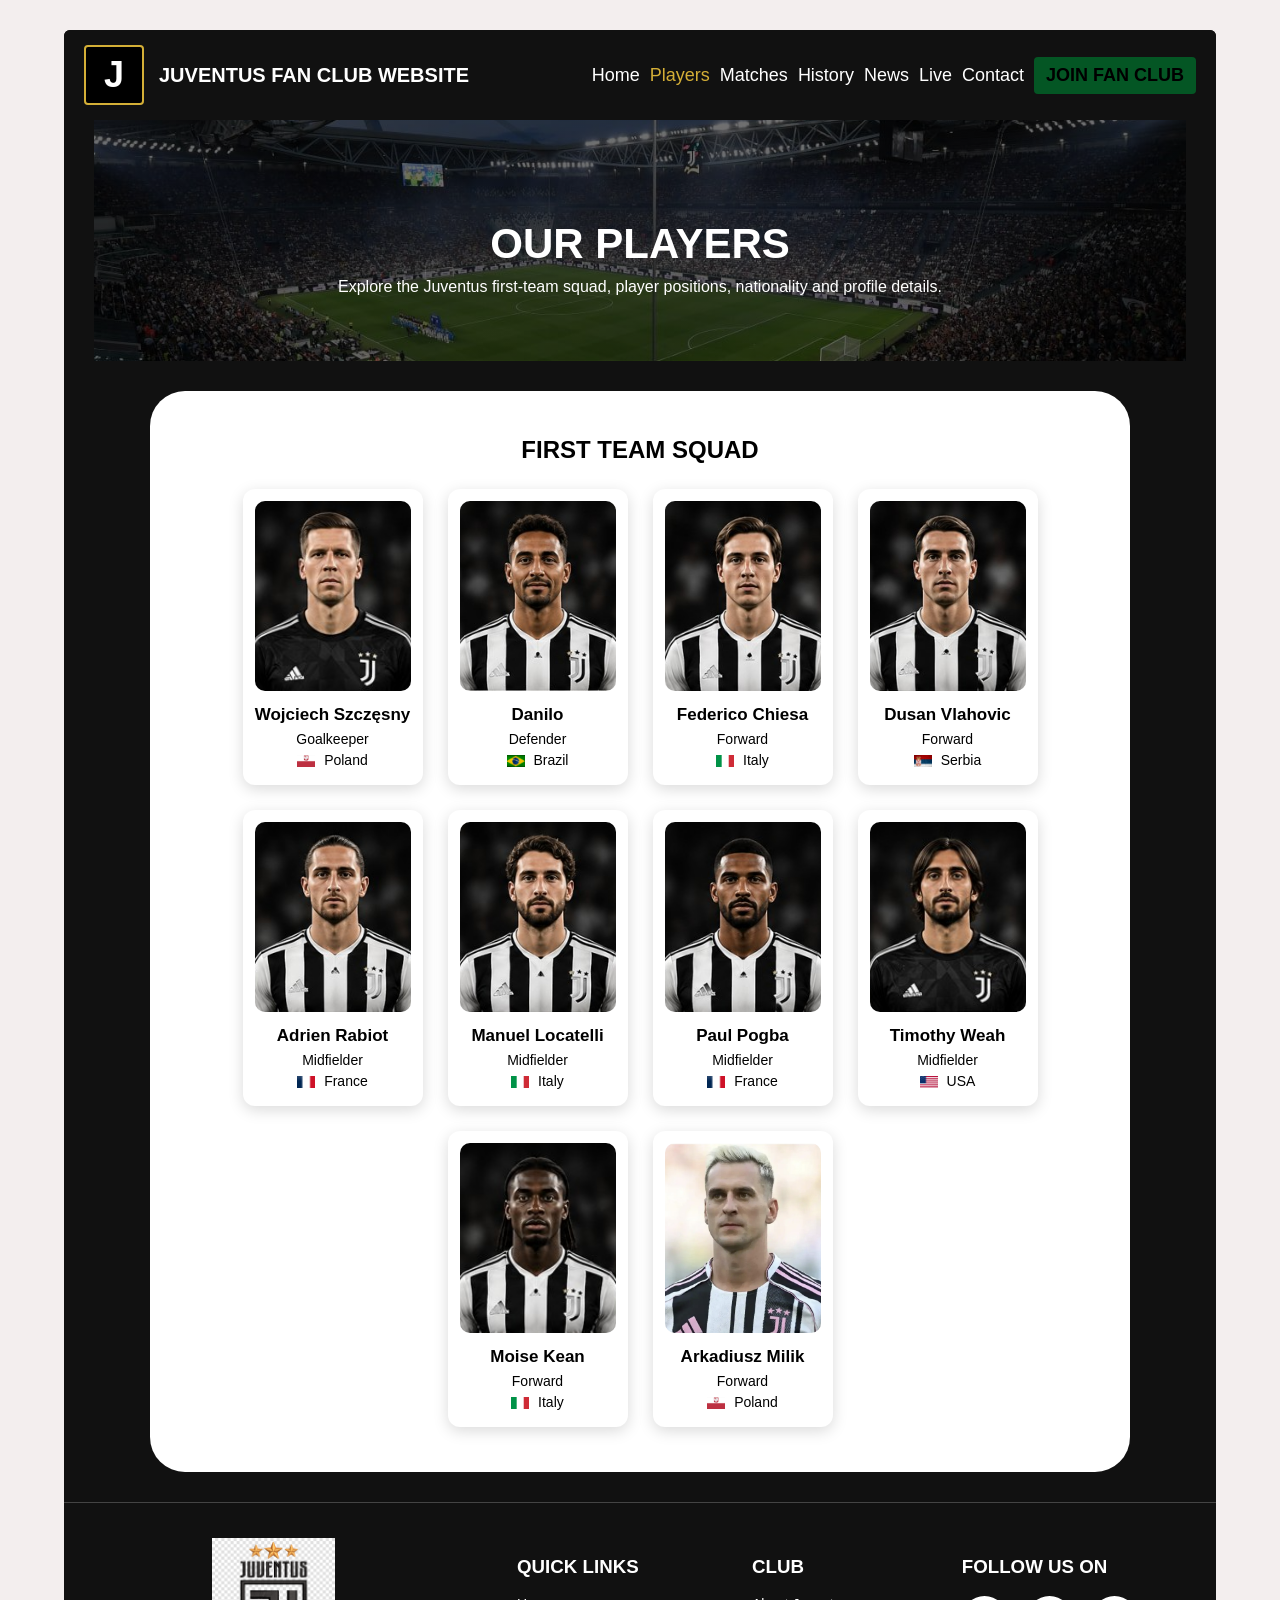
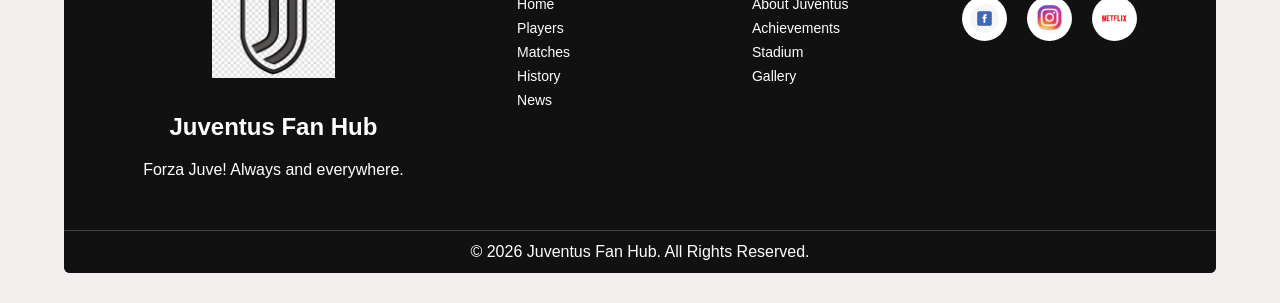
<file: players.html>
<!DOCTYPE html>
<html lang="en">

<head>
    <meta charset="UTF-8">
    <title>Players - Juventus Fan Club</title>
    <link rel="stylesheet" href="css/styles.css">
    <script src="js/main.js" defer></script>
</head>

<body>

<div class="page">

    <!-- Navigation Bar -->
    <header class="navbar">
        <div class="brand">
            <div class="logo">J</div>
            <h2>JUVENTUS FAN CLUB WEBSITE</h2>
        </div>

        <nav>
            <a href="index.html">Home</a>
            <a href="players.html" class="active">Players</a>
            <a href="matches.html">Matches</a>
            <a href="history.html">History</a>
            <a href="news.html">News</a>
            <a href="live.html">Live</a>
            <a href="contact.html">Contact</a>
            <a href="join.html" class="join-btn">JOIN FAN CLUB</a>
        </nav>
    </header>

    <!-- Page Banner -->
    <section class="page-banner players-banner">
        <h1>OUR PLAYERS</h1>
        <p>Explore the Juventus first-team squad, player positions, nationality and profile details.</p>
    </section>

    <!-- Players Section -->
    <section class="players-section">
        <h2>FIRST TEAM SQUAD</h2>

        <div id="players"></div>
    </section>

    <!-- Footer -->
    <footer>
        <div class="footer-content">

            <div class="footer-box footer-brand">
                <img src="Images/Logo/Juventus.png" class="footer-logo" alt="Juventus Logo">

                <div>
                    <h2>Juventus Fan Hub</h2>
                    <p>Forza Juve! Always and everywhere.</p>
                </div>
            </div>

            <div class="footer-box">
                <h3>QUICK LINKS</h3>
                <a href="index.html">Home</a>
                <a href="players.html">Players</a>
                <a href="matches.html">Matches</a>
                <a href="history.html">History</a>
                <a href="news.html">News</a>
            </div>

            <div class="footer-box">
                <h3>CLUB</h3>
                <a href="#">About Juventus</a>
                <a href="#">Achievements</a>
                <a href="#">Stadium</a>
                <a href="#">Gallery</a>
            </div>

            <div class="footer-box">
                <h3>FOLLOW US ON</h3>

                <div class="social-icons">
                    <img src="Images/Logo/Facebook.jpg" alt="Facebook">
                    <img src="Images/Logo/Instrafram.png" alt="Instagram">
                    <img src="Images/Logo/Netflix.png" alt="Netflix">
                </div>
            </div>

        </div>

        <div class="copyright">
            © 2026 Juventus Fan Hub. All Rights Reserved.
        </div>
    </footer>

</div>

</body>

</html>
</file>
<file: css/styles.css>
/* Main page background */
* {
    box-sizing: border-box;
}

body {
    margin: 0;
    background-color: #f3eeee;
    font-family: Arial, sans-serif;
}

/* Make images responsive and help page speed */
img {
    max-width: 100%;
    height: auto;
}

/* Whole website box */
.page {
    width: 90%;
    margin: 30px auto;
    background-color: #111;
    color: white;
    border-radius: 6px;
    overflow: hidden;
}

/* Top navigation */
.navbar {
    background-color: #111;
    padding: 15px 20px;
    display: flex;
    justify-content: space-between;
    align-items: center;
}

.brand {
    display: flex;
    align-items: center;
    gap: 15px;
    flex-shrink: 0;
}

.brand h2 {
    font-size: 20px;
    margin: 0;
    white-space: nowrap;
}

nav {
    display: flex;
    align-items: center;
    gap: 10px;
    flex-wrap: nowrap;
}

/* Simple logo box */
.logo {
    width: 60px;
    height: 60px;
    background-color: black;
    border: 2px solid #d4af37;
    color: white;
    font-size: 36px;
    font-weight: bold;

    display: flex;
    justify-content: center;
    align-items: center;

    border-radius: 4px;
}
/* Navigation links */
nav a {
    color: white;
    text-decoration: none;
    margin-left: 0;
    font-size: 18px;
    transition: 0.3s;
    white-space: nowrap;
}

/* Navigation hover and active page */
nav a:hover,
nav a.active {
    color: #d4af37;
}

/* Join button */
.join-btn {
    background-color: #045624;
    padding: 8px 12px;
    border-radius: 4px;
    color: black;
    font-weight: bold;
    white-space: nowrap;
}

.join-btn:hover {
    background-color: #d4af37;
    color: black;
}

/* Hero section */
.hero {
    margin: 0 30px;
    padding: 60px 30px;
    min-height: 500px;

    background-image:
        linear-gradient(
            rgba(0, 0, 0, 0.55),
            rgba(0, 0, 0, 0.55)
        ),
        url("../Images/Background.jpg");

    background-size: cover;
    background-position: center;
    background-repeat: no-repeat;
}

/* Hero main heading */
.hero h1 {
    font-size: 45px;
    margin: 0;
}

/* Hero paragraph */
.hero p {
    width: 400px;
    font-weight: bold;
}

/* Page banner for inner pages */
.page-banner {
    margin: 0 30px;
    padding: 65px 25px;
    text-align: center;

    background-image:
        linear-gradient(
            rgba(0, 0, 0, 0.65),
            rgba(0, 0, 0, 0.65)
        ),
        url("../Images/Background.jpg");

    background-size: cover;
    background-position: center;
    background-repeat: no-repeat;

    color: white;
}

/* Page banner title */
.page-banner h1 {
    font-size: 42px;
    margin-bottom: 10px;
}

/* Page banner text */
.page-banner p {
    max-width: 700px;
    margin: auto;
    font-size: 16px;
}

/* Buttons */
.btn,
.btn-secondary {
    border: none;
    padding: 12px 20px;
    font-weight: bold;
    cursor: pointer;
    border-radius: 5px;
    transition: 0.3s;
    text-decoration: none;
    display: inline-block;
}

/* Main gold button */
.btn {
    background-color: #d4af37;
    color: black;
}

.btn:hover {
    background-color: #c49b20;
}

/* Secondary pink button */
.btn-secondary {
    background-color: #e96b7d;
    color: white;
}

.btn-secondary:hover {
    background-color: #d55567;
}

/* Stats bar */
.stats {
    margin: 0 30px;
    background-color: black;
    display: flex;
    justify-content: space-around;
    padding: 18px;
    text-align: center;
}

/* Stat number */
.stat-box h3 {
    margin: 0;
    font-size: 24px;
}

/* Stat label */
.stat-box p {
    margin: 5px 0 0;
    font-size: 12px;
    text-transform: uppercase;
}

/* Stat icon */
.stat-icon {
    font-size: 32px;
    color: #d4af37;
    margin-bottom: 8px;
}

/* Featured players section */
.players-section {
    background-color: white;
    color: black;
    width: 85%;
    margin: 30px auto;
    padding: 25px 40px;
    border-radius: 35px;
    text-align: center;
}

/* Players section heading */
.players-section h2 {
    margin-bottom: 25px;
    font-size: 24px;
    font-weight: bold;
}

/* Players container loaded by JavaScript */
#players {
    display: flex;
    justify-content: center;
    gap: 25px;
    flex-wrap: wrap;
    margin-bottom: 20px;
}

/* Player card */
.player {
    width: 180px;
    background: white;
    color: black;
    border-radius: 12px;
    padding: 12px;
    box-shadow: 0 4px 15px rgba(0, 0, 0, 0.15);
    cursor: pointer;
    transition: 0.3s ease;
}

/* Player card hover effect */
.player:hover {
    transform: translateY(-8px);
}

/* Player photo */
.player-photo {
    width: 100%;
    height: 190px;
    object-fit: cover;
    border-radius: 10px;
}

/* Player name */
.player h3 {
    font-size: 17px;
    margin: 10px 0 6px;
}

/* Position and nationality */
.player p {
    font-size: 14px;
    margin: 5px 0;
}

/* Country flag */
.flag {
    width: 18px;
    height: 12px;
    object-fit: cover;
    vertical-align: middle;
    margin-right: 5px;
}

/* View all players button */
.players-section .btn {
    margin-top: 5px;
    padding: 12px 30px;
}

/* Player details page */
.player-profile {
    background-color: white;
    color: black;
    width: 80%;
    margin: 40px auto;
    padding: 35px;
    border-radius: 20px;
    text-align: center;
}

/* Large player profile image */
.profile-image {
    width: 280px;
    height: 350px;
    object-fit: cover;
    border-radius: 15px;
}

/* Player profile title */
.player-profile h1 {
    margin-top: 20px;
    font-size: 32px;
}

/* Player profile text */
.player-profile p {
    font-size: 16px;
    line-height: 1.7;
}

/* Fixtures section */
.fixtures {
    text-align: center;
    padding: 20px 30px 45px;
}

/* Fixture card container */
.fixture-container {
    display: flex;
    justify-content: center;
    gap: 45px;
    flex-wrap: wrap;
}

/* Fixture card */
.fixture-card {
    background-color: #333;
    width: 450px;
    min-height: 120px;
    padding: 15px 20px;
    display: flex;
    align-items: center;
    justify-content: space-between;
}

/* Home page fixtures only */
.fixtures .fixture-card {
    background-color: #f5f5f5;
    border-radius: 12px;
}

.fixtures .fixture-text h3,
.fixtures .fixture-text p {
    color: #111;
}

/* Team logo */
.team-logo {
    width: 100px;
    height: 100px;
    object-fit: contain;
}

/* Fixture text */
.fixture-text {
    color: white;
    text-align: center;
    font-size: 12px;
}

/* Fixture date */
.fixture-text h3 {
    margin: 0;
    font-size: 14px;
}

/* Fixture details */
.fixture-text p {
    margin: 2px 0;
    font-size: 11px;
}

/* Full schedule button */
.fixture-btn {
    margin-top: 25px;
}

/* Footer */
footer {
    background: #111;
    border-top: 1px solid #444;
    margin-top: 20px;
}

/* Footer content layout */
.footer-content {
    display: flex;
    justify-content: space-around;
    padding: 35px;
    color: white;
    flex-wrap: wrap;
    gap: 25px;
}

/* Footer column */
.footer-box {
    display: flex;
    flex-direction: column;
    gap: 8px;
}

/* Footer column title */
.footer-box h3 {
    margin-bottom: 10px;
}

/* Footer links */
.footer-box a {
    color: white;
    text-decoration: none;
    font-size: 14px;
}

.footer-box a:hover {
    color: #d4af37;
}

/* Footer brand area */
.footer-brand {
    display: flex;
    flex-direction: column;
    align-items: center;
    text-align: center;
    gap: 15px;
}

/* Footer Juventus logo */
.footer-logo {
    width: 140px;
    height: 140px;
    object-fit: contain;
}

/* Social media icons */
.social-icons {
    display: flex;
    gap: 20px;
    align-items: center;
}

.social-icons img {
    width: 45px;
    height: 45px;

    background: white;
    border-radius: 50%;
    padding: 8px;

    object-fit: contain;
    box-sizing: border-box;
}
/* Copyright bar */
.copyright {
    text-align: center;
    border-top: 1px solid #444;
    padding: 12px;
    color: white;
}

/* Tablet support */
@media (max-width: 1024px) {

    /* Make main page wider on tablets */
    .page {
        width: 96%;
        margin: 15px auto;
    }

    /* Stack navigation on tablets */
    .navbar {
        flex-direction: column;
        gap: 15px;
        text-align: center;
    }

    /* Give navigation links better spacing */
    nav a {
        display: inline-block;
        margin: 8px;
    }

    /* Reduce hero height on tablets */
    .hero {
        min-height: 420px;
        padding: 45px 25px;
    }

    /* Reduce hero title size */
    .hero h1 {
        font-size: 36px;
    }

    /* Allow hero paragraph to fit screen */
    .hero p {
        width: 100%;
    }

    /* Make fixtures fit tablet screens */
    .fixture-card {
        width: 90%;
    }
}

/* Mobile support */
@media (max-width: 600px) {

    /* Use dark background on mobile */
    body {
        background-color: #111;
    }

    /* Full width page on mobile */
    .page {
        width: 100%;
        margin: 0;
        border-radius: 0;
    }

    /* Stack logo and website title */
    .brand {
        flex-direction: column;
        gap: 8px;
        text-align: center;
    }

    /* Smaller website title */
    .brand h2 {
        font-size: 18px;
    }

    /* Full width navigation */
    nav {
        width: 100%;
    }

    /* Stack menu links vertically */
    nav a {
        display: block;
        margin: 8px 0;
        padding: 8px;
    }

    /* Mobile hero section */
    .hero {
        margin: 0;
        min-height: 360px;
        padding: 40px 20px;
        text-align: center;
    }

    /* Smaller hero title */
    .hero h1 {
        font-size: 30px;
    }

    /* Mobile hero paragraph */
    .hero p {
        width: 100%;
        font-size: 14px;
    }

    /* Mobile page banner */
    .page-banner {
        margin: 0;
        padding: 45px 20px;
    }

    /* Mobile page banner heading */
    .page-banner h1 {
        font-size: 30px;
    }

    /* Mobile page banner text */
    .page-banner p {
        font-size: 14px;
    }

    /* Full width buttons on mobile */
    .btn,
    .btn-secondary {
        display: block;
        width: 100%;
        margin: 10px 0;
    }

    /* Stack stats on mobile */
    .stats {
        margin: 0;
        flex-direction: column;
        gap: 20px;
    }

    /* Mobile players section */
    .players-section {
        width: 95%;
        padding: 20px;
        border-radius: 20px;
    }

    /* Stack player cards */
    #players {
        flex-direction: column;
        align-items: center;
    }

    /* Wider player cards on mobile */
    .player {
        width: 90%;
        max-width: 260px;
    }

    /* Taller player photos on mobile */
    .player-photo {
        height: 220px;
    }

    /* Mobile player profile page */
    .player-profile {
        width: 92%;
        padding: 25px;
    }

    /* Mobile player profile image */
    .profile-image {
        width: 100%;
        max-width: 260px;
        height: 320px;
    }

    /* Reduce fixture gap */
    .fixture-container {
        gap: 20px;
    }

    /* Mobile fixture card */
    .fixture-card {
        width: 100%;
        height: auto;
        padding: 15px;
    }

    /* Smaller team logos */
    .team-logo {
        width: 45px;
        height: 45px;
    }

    /* Stack footer columns */
    .footer-content {
        flex-direction: column;
        text-align: center;
        gap: 25px;
    }

    /* Stack footer logo and text */
    .footer-brand {
        flex-direction: column;
    }
}
/* Player details page design */
.player-details-card {
    background-color: white;
    color: black;
    margin: 30px;
    padding: 45px;
    border-radius: 6px;
    display: flex;
    gap: 60px;
    align-items: center;
}

.player-details-image {
    width: 35%;
    text-align: center;
}

.player-details-image img {
    width: 280px;
    height: 360px;
    object-fit: cover;
    object-position: top;
}

.player-details-info {
    width: 65%;
}

.player-details-info h1 {
    font-size: 42px;
    margin: 0 0 15px;
    color: black;
}

.player-position {
    text-transform: uppercase;
    font-size: 14px;
    margin-bottom: 20px;
}

.player-info-grid {
    display: grid;
    grid-template-columns: 150px 1fr;
    gap: 6px;
    margin-bottom: 25px;
}

.player-info-grid span {
    font-weight: bold;
    text-transform: uppercase;
}

.player-info-grid p {
    margin: 0;
}

.career-table {
    width: 100%;
    border-collapse: collapse;
    margin-bottom: 25px;
}

.career-table th,
.career-table td {
    text-align: left;
    padding: 6px;
    color: black;
}

.about-player {
    line-height: 1.6;
    color: black;
}

/* Mobile player details */
@media (max-width: 768px) {
    .player-details-card {
        flex-direction: column;
        margin: 15px;
        padding: 25px;
        text-align: center;
    }

    .player-details-image,
    .player-details-info {
        width: 100%;
    }

    .player-details-image img {
        width: 260px;
        height: 330px;
    }

    .player-details-info h1 {
        font-size: 30px;
    }

    .player-info-grid {
        grid-template-columns: 1fr;
    }
}

/* Matches Section */
.matches-section {
    background-color: white;
    color: black;
    width: 85%;
    margin: 30px auto;
    padding: 30px;
    border-radius: 25px;
}

.matches-section h2 {
    text-align: center;
    margin-bottom: 30px;
}

/* Match Card */
.match-card {
    display: flex;
    justify-content: space-between;
    align-items: center;
    background-color: #f7f7f7;
    border-radius: 12px;
    padding: 20px;
    margin-bottom: 20px;
    box-shadow: 0 3px 10px rgba(0,0,0,0.1);
}

.match-info {
    text-align: center;
}

.match-info h3 {
    margin-bottom: 10px;
}

.match-status {
    display: inline-block;
    margin-top: 10px;
    background-color: #d4af37;
    color: black;
    padding: 6px 12px;
    border-radius: 5px;
    font-weight: bold;
}

/* Ticket booking box */
.ticket-box {
    background-color: #f7f7f7;
    text-align: center;
    padding: 25px;
    border-radius: 12px;
}

.ticket-box h3 {
    margin-top: 0;
    font-size: 24px;
}

.ticket-box p {
    max-width: 650px;
    margin: 0 auto 20px;
    line-height: 1.6;
}


/* History page section */
.history-section {
    background-color: white;
    color: black;
    width: 85%;
    margin: 30px auto;
    padding: 35px;
    border-radius: 20px;
}

/* History intro layout */
.history-section:first-of-type {
    display: flex;
    justify-content: space-between;
    align-items: center;
    gap: 40px;
}

/* History text */
.history-text {
    flex: 2;
}

.history-text h2 {
    font-size: 30px;
    margin-top: 0;
}

.history-text p {
    line-height: 1.6;
}

/* History image */
.history-image {
    flex: 1;
    text-align: center;
}

.history-image img {
    width: 180px;
    height: auto;
}

/* Achievement boxes */
.achievement-box {
    text-align: center;
    display: inline-block;
    width: 23%;
}

/* Timeline */
.timeline-section h2,
.legends-section h2 {
    text-align: center;
    margin-bottom: 25px;
}

.timeline {
    display: grid;
    gap: 18px;
}

.timeline-item {
    background-color: #f7f7f7;
    border-left: 6px solid #d4af37;
    padding: 15px 20px;
    border-radius: 8px;
}

.timeline-item h3 {
    margin: 0 0 5px;
    color: black;
}

.timeline-item p {
    margin: 0;
    line-height: 1.5;
}

/* Legendary players */
.legend-container {
    display: grid;
    grid-template-columns: repeat(2, 1fr);
    gap: 18px;
}
/* Gallery Section */
.gallery-container {
    display: flex;
    justify-content: center;
    gap: 20px;
    flex-wrap: wrap;
}

.gallery-container img {
    width: 220px;
    height: 150px;
    object-fit: cover;
    border-radius: 8px;
}

.legend-card {
    background-color: #f7f7f7;
    padding: 20px;
    border-radius: 10px;
}

.legend-card h3 {
    margin-top: 0;
}

/* Mobile history page */
@media (max-width: 768px) {
    .history-section {
        width: 95%;
        padding: 25px;
    }

    .history-section:first-of-type {
        flex-direction: column;
        text-align: center;
    }

    .achievement-box {
        width: 100%;
        margin-bottom: 20px;
    }

    .legend-container {
        grid-template-columns: 1fr;
    }
}

/* ========================= */
/* News Page */
/* ========================= */

.news-section {
    background-color: white;
    color: black;
    width: 85%;
    margin: 30px auto;
    padding: 30px;
    border-radius: 25px;
}

.news-section h2 {
    text-align: center;
    margin-bottom: 30px;
}

#news {
    display: flex;
    flex-wrap: wrap;
    gap: 25px;
    justify-content: center;
}

.news-card {
    width: 320px;
    background-color: #f7f7f7;
    border-radius: 12px;
    overflow: hidden;
    box-shadow: 0 3px 10px rgba(0,0,0,0.1);
}

.news-image {
    width: 100%;
    height: 200px;
    object-fit: cover;
}

.news-content {
    padding: 20px;
}

.news-category {
    background-color: #d4af37;
    color: black;
    padding: 5px 10px;
    border-radius: 4px;
    font-size: 12px;
    font-weight: bold;
}

.news-content h3 {
    margin-top: 15px;
}

.news-date {
    color: #666;
    font-size: 14px;
}

@media (max-width: 768px) {

    .news-card {
        width: 100%;
    }

    .news-section {
        width: 95%;
    }
}

/* Join fan club page */
.join-section {
    background-color: white;
    color: black;
    width: 70%;
    margin: 30px auto;
    padding: 35px;
    border-radius: 25px;
}

.join-section h2 {
    text-align: center;
    margin-bottom: 25px;
}

.join-form {
    display: flex;
    flex-direction: column;
    gap: 12px;
}

.join-form label {
    font-weight: bold;
}

.join-form input,
.join-form textarea {
    padding: 12px;
    border: 1px solid #ccc;
    border-radius: 6px;
    font-family: Arial, sans-serif;
}

.join-form textarea {
    height: 120px;
    resize: vertical;
}

.join-form .btn {
    margin-top: 15px;
}

/* Mobile join page */
@media (max-width: 768px) {
    .join-section {
        width: 95%;
        padding: 25px;
    }
}

.join-form select {
    padding: 12px;
    border: 1px solid #ccc;
    border-radius: 6px;
}

.member-benefits {
    margin-top: 30px;
}

.member-benefits h3 {
    margin-bottom: 15px;
}

.member-benefits ul {
    padding-left: 20px;
    line-height: 1.8;
}

/* Contact page banner */
.contact-banner {
    margin: 0 30px;
    padding: 80px 35px;
    background-image:
        linear-gradient(
            rgba(0, 0, 0, 0.72),
            rgba(0, 0, 0, 0.72)
        ),
        url("../Images/Background.jpg");
    background-size: cover;
    background-position: center;
    background-repeat: no-repeat;
    color: white;
}

.contact-banner h1 {
    font-size: 46px;
    margin: 0 0 10px;
}

.contact-banner p {
    max-width: 650px;
    font-size: 16px;
    line-height: 1.6;
}

/* Contact main section */
.contact-main {
    width: 85%;
    margin: 30px auto;
    display: flex;
    gap: 25px;
}

/* Contact information box and form box */
.contact-cards,
.contact-form-box {
    background-color: white;
    color: black;
    padding: 30px;
    border-radius: 18px;
    flex: 1;
    box-shadow: 0 4px 15px rgba(0, 0, 0, 0.12);
}

.contact-cards h2,
.contact-form-box h2 {
    margin-top: 0;
    margin-bottom: 25px;
    font-size: 24px;
}

/* Contact information cards */
.contact-card {
    display: flex;
    gap: 15px;
    align-items: flex-start;
    background-color: #f7f7f7;
    padding: 16px;
    border-radius: 12px;
    margin-bottom: 15px;
    border-left: 5px solid #d4af37;
}

.contact-card span {
    font-size: 28px;
}

.contact-card h3 {
    margin: 0 0 5px;
    font-size: 15px;
    color: black;
}

.contact-card p {
    margin: 0;
    line-height: 1.5;
    font-size: 14px;
}

/* Contact form */
.contact-form {
    display: flex;
    flex-direction: column;
    gap: 12px;
}

.contact-form label {
    font-weight: bold;
    font-size: 14px;
}

.contact-form input,
.contact-form textarea {
    padding: 12px;
    border: 1px solid #ccc;
    border-radius: 6px;
    font-family: Arial, sans-serif;
    font-size: 14px;
}

.contact-form input:focus,
.contact-form textarea:focus {
    outline: none;
    border-color: #d4af37;
}

.contact-form textarea {
    height: 130px;
    resize: vertical;
}

/* Stadium location section */
.stadium-section {
    width: 85%;
    margin: 30px auto;
    padding: 45px;
    border-radius: 18px;
    background-image:
        linear-gradient(
            rgba(0, 0, 0, 0.75),
            rgba(0, 0, 0, 0.75)
        ),
        url("../Images/Background.jpg");
    background-size: cover;
    background-position: center;
    background-repeat: no-repeat;
    color: white;
}

.stadium-box {
    max-width: 520px;
}

.stadium-box h2 {
    margin-top: 0;
    font-size: 30px;
}

.stadium-box h3 {
    color: #d4af37;
}

.stadium-box p {
    line-height: 1.6;
}

/* Connect section */
.connect-section {
    width: 85%;
    margin: 30px auto;
    padding: 30px;
    border-radius: 18px;
    background-color: white;
    color: black;
    display: flex;
    justify-content: space-between;
    align-items: center;
    gap: 30px;
}

.connect-section h2 {
    margin-top: 0;
}

.connect-section p {
    line-height: 1.6;
}

.connect-icons img {
    width: 45px;
    height: 45px;
    margin-left: 12px;
    object-fit: cover;
    border-radius: 6px;
    transition: 0.3s;
}

.connect-icons img:hover {
    transform: scale(1.1);
}

/* Mobile contact page */
@media (max-width: 768px) {
    .contact-banner {
        margin: 0;
        padding: 55px 20px;
        text-align: center;
    }

    .contact-banner h1 {
        font-size: 34px;
    }

    .contact-banner p {
        margin: auto;
    }

    .contact-main {
        width: 95%;
        flex-direction: column;
    }

    .contact-cards,
    .contact-form-box {
        padding: 24px;
    }

    .stadium-section,
    .connect-section {
        width: 95%;
    }

    .connect-section {
        flex-direction: column;
        text-align: center;
    }

    .connect-icons img {
        margin: 8px;
    }
}





/* Live page */
.live-section {
    background-color: white;
    color: black;
    width: 85%;
    margin: 30px auto;
    padding: 30px;
    border-radius: 25px;
    text-align: center;
}

.live-section h2 {
    margin-bottom: 25px;
}

/* Live score card */
.live-score-card {
    display: flex;
    justify-content: space-around;
    align-items: center;
    background-color: #f7f7f7;
    padding: 30px;
    border-radius: 15px;
}

.live-team img {
    width: 90px;
    height: 90px;
    object-fit: contain;
}

.live-team h3 {
    margin-top: 10px;
}

.score-box h1 {
    font-size: 50px;
    margin: 10px 0;
}

.live-badge {
    background-color: red;
    color: white;
    padding: 6px 12px;
    border-radius: 20px;
    font-size: 12px;
    font-weight: bold;
}

/* Next match */
.next-match-box {
    background-color: #f7f7f7;
    padding: 25px;
    border-radius: 15px;
}

.next-match-box p {
    font-size: 16px;
}

/* Match updates */
.updates-box {
    background-color: #f7f7f7;
    padding: 25px;
    border-radius: 15px;
    text-align: left;
}

.updates-box p {
    border-bottom: 1px solid #ddd;
    padding-bottom: 10px;
}

/* Mobile live page */
@media (max-width: 768px) {
    .live-section {
        width: 95%;
        padding: 25px;
    }

    .live-score-card {
        flex-direction: column;
        gap: 20px;
    }

    .score-box h1 {
        font-size: 40px;
    }
}


/* ===================================== */
/* PAGE BACKGROUNDS */
/* ===================================== */

/* Players Page */
.players-banner {
    background-image:
        linear-gradient(rgba(0,0,0,0.56), rgba(0,0,0,0.56)),
        url("../Images/Background/players.jpg");
}

/* Matches Page */
.matches-banner {
    background-image:
        linear-gradient(rgba(0,0,0,0.65), rgba(0,0,0,0.65)),
        url("../Images/Background/matches.jpg");
}

/* History Page */
.history-banner {
    background-image:
        linear-gradient(rgba(0,0,0,0.65), rgba(0,0,0,0.65)),
        url("../Images/Background/history.jpg");
}

/* News Page */
.news-banner {
    background-image:
        linear-gradient(rgba(0,0,0,0.65), rgba(0,0,0,0.10)),
        url("../Images/Background/field.jpg");
}

/* Live Page */
.live-banner {
    background-image:
        linear-gradient(rgba(0,0,0,0.65), rgba(0,0,0,0.65)),
        url("../Images/Background/live1.jpg");
}

/* Contact Page */
.contact-page-banner {
    background-image:
        linear-gradient(rgba(0,0,0,0.65), rgba(0,0,0,0.65)),
        url("../Images/Background/contact.jpg");
}

/* Join Page */
.join-banner {
    background-image:
        linear-gradient(rgba(0,0,0,0.65), rgba(0,0,0,0.30)),
        url("../Images/Background/live.jpg");
}



/* Gallery customize */
.lightbox {
    display: none;
    position: fixed;
    z-index: 9999;
    left: 0;
    top: 0;
    width: 100%;
    height: 100%;
    background: rgba(0,0,0,0.9);
    justify-content: center;
    align-items: center;
}

.lightbox-content {
    max-width: 80%;
    max-height: 80%;
}

.close,
.prev,
.next {
    color: white;
    font-size: 50px;
    position: absolute;
    cursor: pointer;
    user-select: none;
}

.close {
    top: 20px;
    right: 40px;
}

.prev {
    left: 40px;
}

.next {
    right: 40px;
}

/* History Footer Logo */

.history-footer-logo {
    width: 160px;
    height: auto;
    margin-top: 1px;
    margin-bottom: 0%;
}

.history-section + footer .footer-brand {
    text-align: center;
}

/* News Button */
.full-text {
    display: none;
    margin-top: 10px;
}

.read-more-btn {
    margin-top: 12px;
    padding: 10px 18px;
    background-color: #d4af37;
    color: black;
    border: none;
    border-radius: 6px;
    font-weight: bold;
    cursor: pointer;
}

.read-more-btn:hover {
    background-color: #b9972f;
}
</file>
